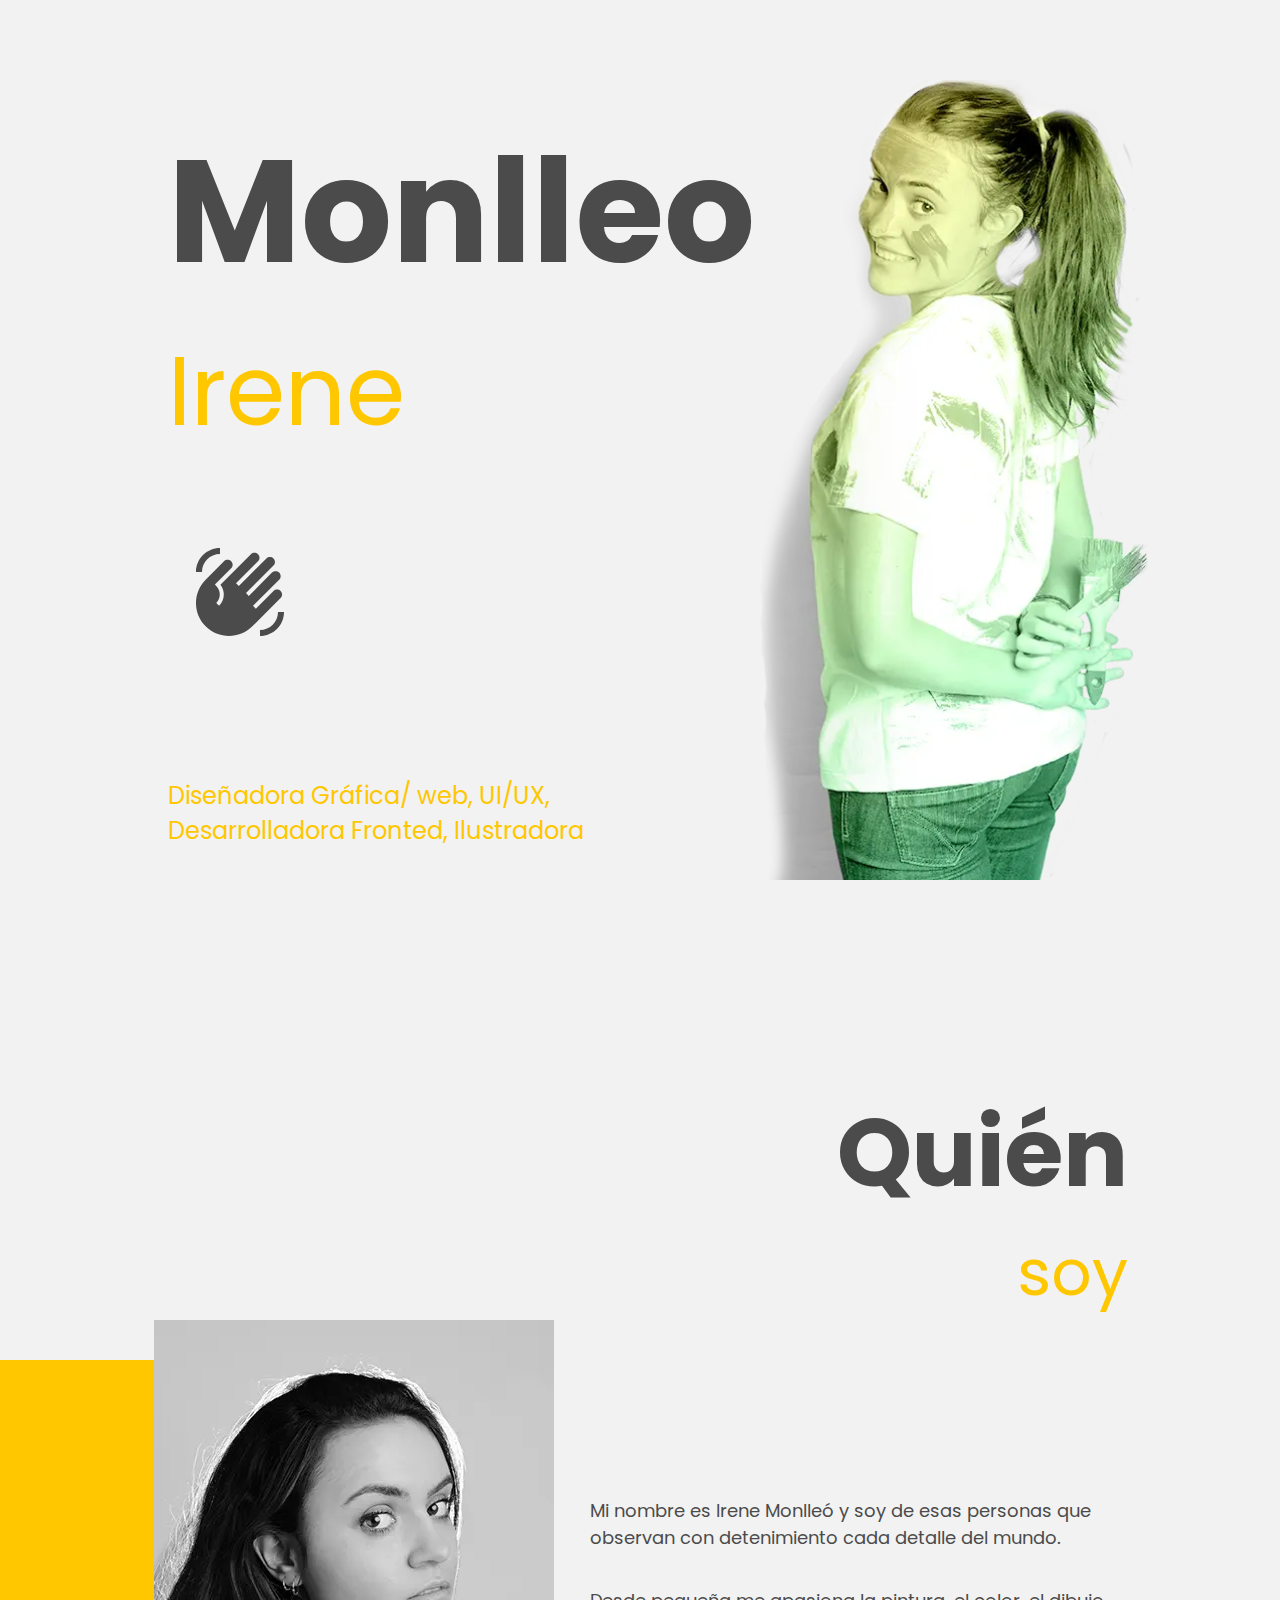
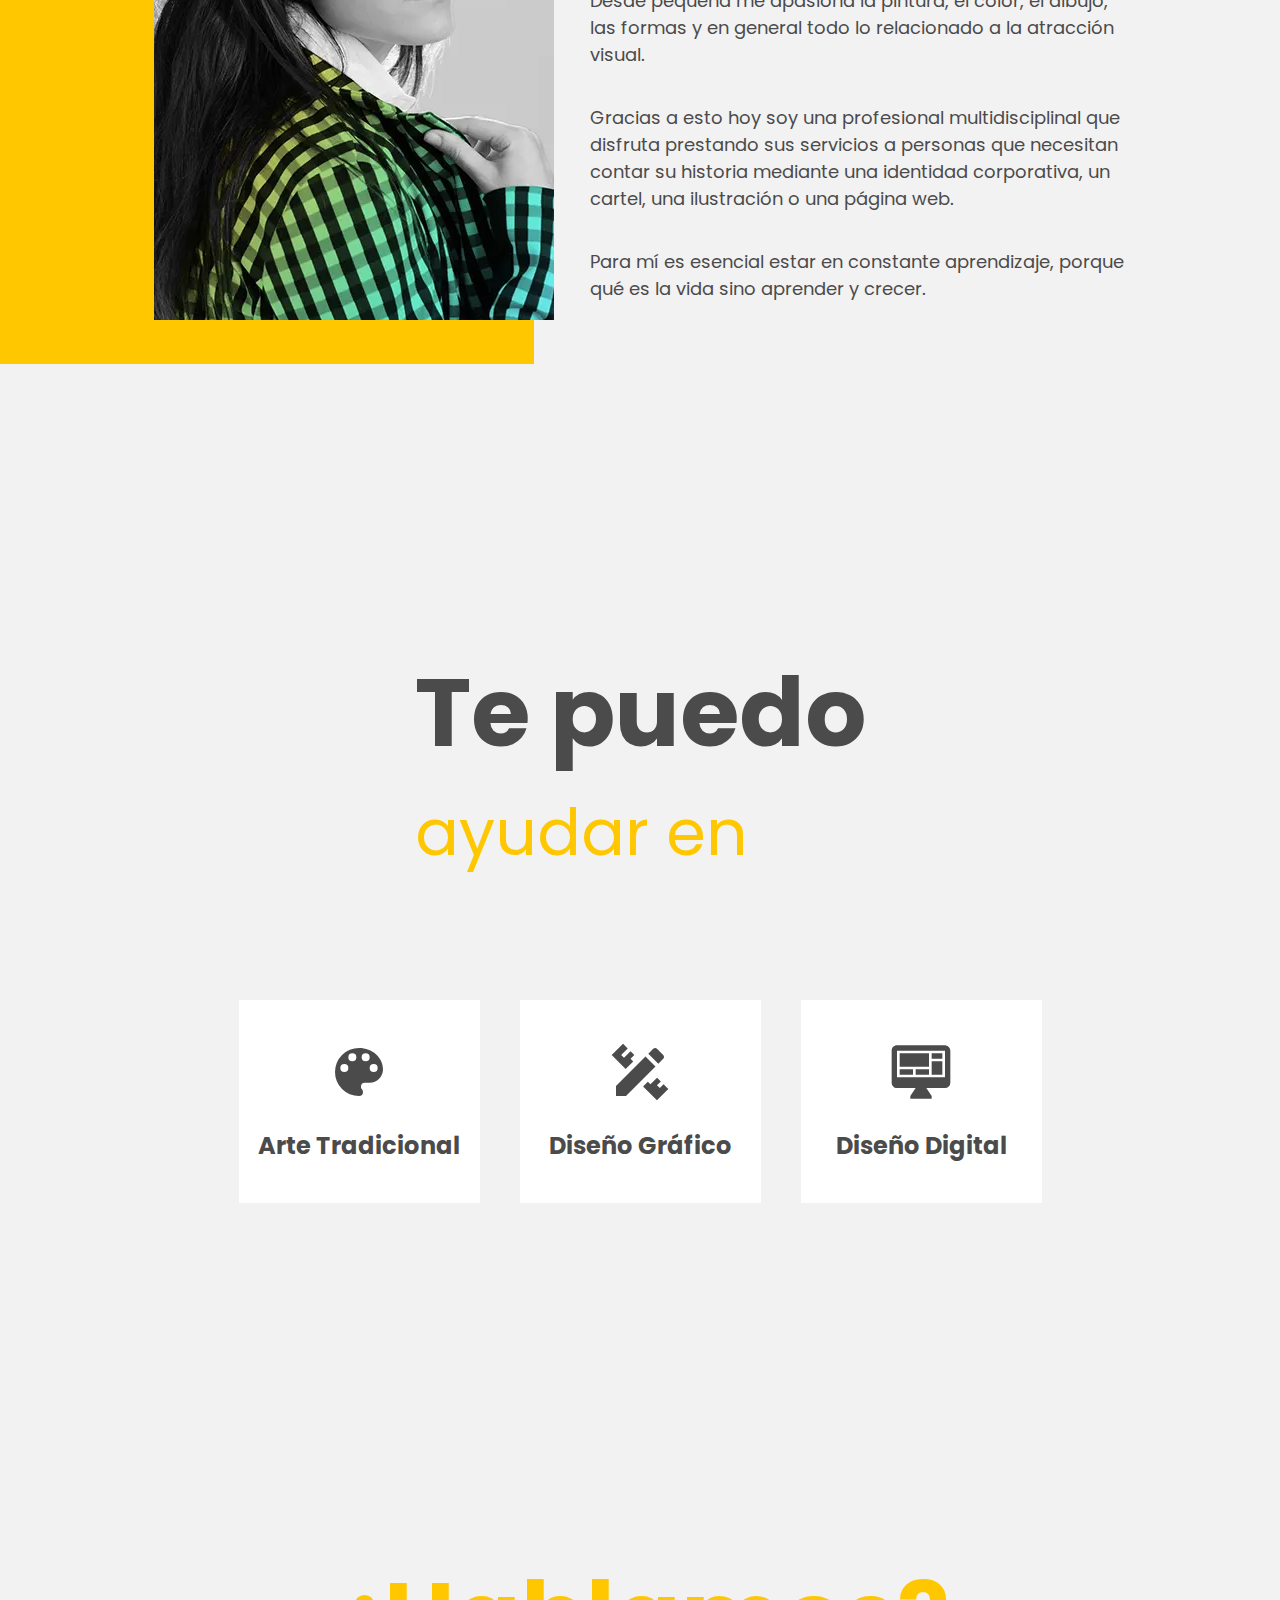
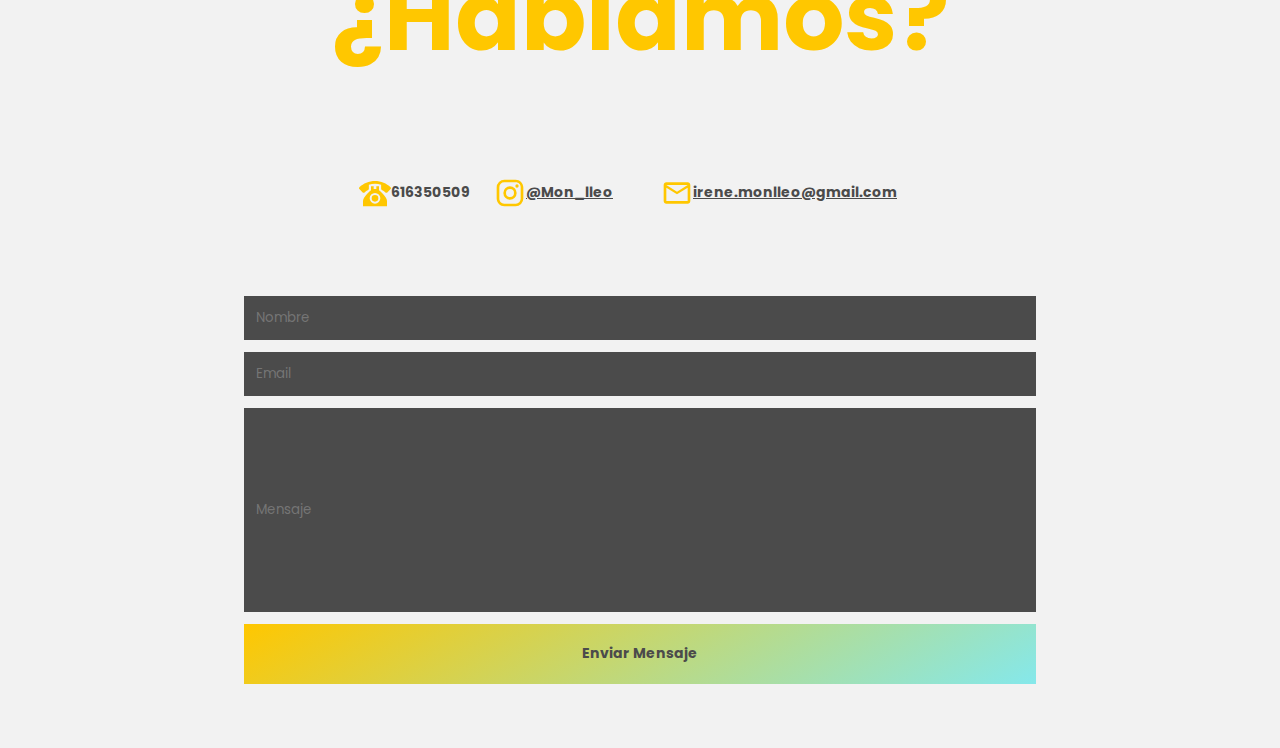
<file: AboutMe/index.html>
<!DOCTYPE html>
<html lang="en">
<head>
    <meta charset="UTF-8">
    <meta http-equiv="X-UA-Compatible" content="IE=edge">
    <meta name="viewport" content="width=device-width, initial-scale=1.0">
    <link rel="stylesheet" href="css/style.css">
    <link rel="preconnect" href="https://fonts.googleapis.com">
    <link rel="preconnect" href="https://fonts.gstatic.com" crossorigin>
    <link href="https://fonts.googleapis.com/css2?family=Poppins:wght@400;700&display=swap" rel="stylesheet">
    <title>Irene Monlleó</title>
</head>

<body>
    <header class="container__header" >
        <div class="text__header">
            <h1>Monlleo</h1>
            
            <h2>Irene</h2>
            <svg class=" hello" viewBox="0 0 24 24">
                <path fill="currentColor" d="M23 17C23 20.31 20.31 23 17 23V21.5C19.5 21.5 21.5 19.5 21.5 17H23M1 7C1 3.69 3.69 1 7 1V2.5C4.5 2.5 2.5 4.5 2.5 7H1M8 4.32L3.41 8.92C.19 12.14 .19 17.37 3.41 20.59S11.86 23.81 15.08 20.59L22.15 13.5C22.64 13.03 22.64 12.24 22.15 11.75C21.66 11.26 20.87 11.26 20.38 11.75L15.96 16.17L15.25 15.46L21.79 8.92C22.28 8.43 22.28 7.64 21.79 7.15S20.5 6.66 20 7.15L14.19 13L13.5 12.27L20.37 5.38C20.86 4.89 20.86 4.1 20.37 3.61S19.09 3.12 18.6 3.61L11.71 10.5L11 9.8L16.5 4.32C17 3.83 17 3.04 16.5 2.55S15.22 2.06 14.73 2.55L7.11 10.17C8.33 11.74 8.22 14 6.78 15.45L6.07 14.74C7.24 13.57 7.24 11.67 6.07 10.5L5.72 10.15L9.79 6.08C10.28 5.59 10.28 4.8 9.79 4.31C9.29 3.83 8.5 3.83 8 4.32Z" />
            </svg>
            
            <h4 class="occupation">Diseñadora Gráfica/ web, UI/UX, 
                <br>Desarrolladora Fronted, Ilustradora</h4>
        </div>
        
        <image class="image__header" src="img/pinceles.webp"alt="photo of Irene">
        
    </header>

  <!---- ABOUT MI ----->
    
    <section class="front-page">
        <h3 class="main-title main-title--right">
            <span class="main-title__bigtext">Quién</span>
            <span class="main-title__smalltext">soy</span>
        </h3>
        <article class="front-page__container">
            <div class="front-page__container--imag">
                <img class="imag__second" src="img/chaquetadegradado.webp">
            </div>  
            <div class="text-aboutme">
                <p>
                    Mi nombre es Irene Monlleó y soy de esas personas que observan con detenimiento cada detalle del mundo. 
                </p>
                <p> 
                    Desde pequeña me apasiona la pintura, el color, el dibujo, las formas y en general todo lo relacionado a la atracción visual. 
                </p>
                <p>
                    Gracias a esto hoy soy una profesional multidisciplinal que disfruta prestando sus servicios a personas que necesitan contar su historia mediante una identidad corporativa, un cartel, una ilustración o una página web.
                </p>
                <p>
                    Para mí es esencial estar en constante aprendizaje, porque qué es la vida sino aprender y crecer.   
                </p>
            </div>
            </article>

    </section>
    
 <!--- SKILL --->

    <section class="skills">
    
        <h3 class="main-title ">
            <span class="main-title__bigtext">Te puedo</span>
             <span class="main-title__smalltext">ayudar en</span>
        </h3>

        <!-------------------------Modal Illustración----------------->
        <div class="skills__container">

            <label for="modal-art" class="open-modal">
                <svg class="icons__open-modal" viewBox="0 0 24 24">
                    <path fill="currentColor" d="M17.5,12A1.5,1.5 0 0,1 16,10.5A1.5,1.5 0 0,1 17.5,9A1.5,1.5 0 0,1 19,10.5A1.5,1.5 0 0,1 17.5,12M14.5,8A1.5,1.5 0 0,1 13,6.5A1.5,1.5 0 0,1 14.5,5A1.5,1.5 0 0,1 16,6.5A1.5,1.5 0 0,1 14.5,8M9.5,8A1.5,1.5 0 0,1 8,6.5A1.5,1.5 0 0,1 9.5,5A1.5,1.5 0 0,1 11,6.5A1.5,1.5 0 0,1 9.5,8M6.5,12A1.5,1.5 0 0,1 5,10.5A1.5,1.5 0 0,1 6.5,9A1.5,1.5 0 0,1 8,10.5A1.5,1.5 0 0,1 6.5,12M12,3A9,9 0 0,0 3,12A9,9 0 0,0 12,21A1.5,1.5 0 0,0 13.5,19.5C13.5,19.11 13.35,18.76 13.11,18.5C12.88,18.23 12.73,17.88 12.73,17.5A1.5,1.5 0 0,1 14.23,16H16A5,5 0 0,0 21,11C21,6.58 16.97,3 12,3Z" />
                 </svg>
                <h5>Arte Tradicional</h5>
            </label>   

            <input type="checkbox" id="modal-art" class="open-modal__input">
            <div aria="dialog">
                <div class="modal__container">
                  <label for="modal-art" class="modal" >X</label>
                  <svg class="icons__modal" viewBox="0 0 24 24">
                       <path fill="currentColor" d="M17.5,12A1.5,1.5 0 0,1 16,10.5A1.5,1.5 0 0,1 17.5,9A1.5,1.5 0 0,1 19,10.5A1.5,1.5 0 0,1 17.5,12M14.5,8A1.5,1.5 0 0,1 13,6.5A1.5,1.5 0 0,1 14.5,5A1.5,1.5 0 0,1 16,6.5A1.5,1.5 0 0,1 14.5,8M9.5,8A1.5,1.5 0 0,1 8,6.5A1.5,1.5 0 0,1 9.5,5A1.5,1.5 0 0,1 11,6.5A1.5,1.5 0 0,1 9.5,8M6.5,12A1.5,1.5 0 0,1 5,10.5A1.5,1.5 0 0,1 6.5,9A1.5,1.5 0 0,1 8,10.5A1.5,1.5 0 0,1 6.5,12M12,3A9,9 0 0,0 3,12A9,9 0 0,0 12,21A1.5,1.5 0 0,0 13.5,19.5C13.5,19.11 13.35,18.76 13.11,18.5C12.88,18.23 12.73,17.88 12.73,17.5A1.5,1.5 0 0,1 14.23,16H16A5,5 0 0,0 21,11C21,6.58 16.97,3 12,3Z" />
                  </svg>
                  <h5 class="modal__title" >Arte Tradicional</h5>
                  <p>Debido a mis estudios en Bellas Artes poseo un variado conocimiento de técnicas tradicionales del mundo artístico, como son la acuarela, el óleo, la encáustica, el grabado, la ilustración…
                  </p>
                  <p>Estas técnicas empleadas debidamente y junto a unos acabados digitales, pueden dotar de personalidad y exclusividad a aquellos proyectos que lo necesiten.
                  </p>
                </div>
            </div>

            <!-------------------------Modal Diseño Grafico---------------->
    
            <label for="modal-grafic" class="open-modal">
                <svg class="icons__open-modal" viewBox="0 0 24 24">
                    <path fill="currentColor" d="M3 17.25V21H6.75L17.81 9.93L14.06 6.18L3 17.25M22.61 18.36L18.36 22.61L13.16 17.41L14.93 15.64L15.93 16.64L18.4 14.16L19.82 15.58L18.36 17L19.42 18L20.84 16.6L22.61 18.36M6.61 10.83L1.39 5.64L5.64 1.39L7.4 3.16L4.93 5.64L6 6.7L8.46 4.22L9.88 5.64L8.46 7.05L9.46 8.05L6.61 10.83M20.71 7C21.1 6.61 21.1 6 20.71 5.59L18.37 3.29C18 2.9 17.35 2.9 16.96 3.29L15.12 5.12L18.87 8.87L20.71 7Z" />
                </svg>
                <h5>Diseño Gráfico</h5>    
            </label>
    
            <input type="checkbox" id="modal-grafic" class="open-modal__input">
            <div aria="dialog">
                <div class="modal__container">
                    <label for="modal-grafic" class="modal">X</label>
                    <svg class="icons__modal" viewBox="0 0 24 24">
                        <path fill="currentColor" d="M3 17.25V21H6.75L17.81 9.93L14.06 6.18L3 17.25M22.61 18.36L18.36 22.61L13.16 17.41L14.93 15.64L15.93 16.64L18.4 14.16L19.82 15.58L18.36 17L19.42 18L20.84 16.6L22.61 18.36M6.61 10.83L1.39 5.64L5.64 1.39L7.4 3.16L4.93 5.64L6 6.7L8.46 4.22L9.88 5.64L8.46 7.05L9.46 8.05L6.61 10.83M20.71 7C21.1 6.61 21.1 6 20.71 5.59L18.37 3.29C18 2.9 17.35 2.9 16.96 3.29L15.12 5.12L18.87 8.87L20.71 7Z" />
                    </svg>
                    <h5 class="modal__title">Diseño Gráfico</h5>
                    <p>Como ya he mencionado anteriormente para mí es un honor poder ayudar a aquellos que necesitan contar su historia y ver representados sus valores a través de una identidad corporativa, un cartel publicitario, una presentación o un catálogo. Formar parte de algo tan importante de una marca como es su identidad es lo que hace que me encante mi trabajo y me sienta más unida y en sintonía con mis clientes.
                    </p>
                </div>
            </div>
    
            <!--------------------------Modal Diseño web-------------------->
     
            <label for="modal-web" class="open-modal">
                <svg class="icons__open-modal" viewBox="0 0 24 24">
                    <path fill="currentColor" d="M21,14V4H3V14H21M21,2A2,2 0 0,1 23,4V16A2,2 0 0,1 21,18H14L16,21V22H8V21L10,18H3C1.89,18 1,17.1 1,16V4C1,2.89 1.89,2 3,2H21M4,5H15V10H4V5M16,5H20V7H16V5M20,8V13H16V8H20M4,11H9V13H4V11M10,11H15V13H10V11Z" />
                </svg>
                <h5>Diseño Digital</h5>
            </label>
      
            <input type="checkbox" id="modal-web" class="open-modal__input">
                <div aria="dialog">
                    <div class="modal__container">
                        <label for="modal-web" class="modal">X</label>
                        <svg class="icons__modal" viewBox="0 0 24 24">
                            <path fill="currentColor" d="M21,14V4H3V14H21M21,2A2,2 0 0,1 23,4V16A2,2 0 0,1 21,18H14L16,21V22H8V21L10,18H3C1.89,18 1,17.1 1,16V4C1,2.89 1.89,2 3,2H21M4,5H15V10H4V5M16,5H20V7H16V5M20,8V13H16V8H20M4,11H9V13H4V11M10,11H15V13H10V11Z" />
                        </svg>
                        <h5 class="modal__title">Diseño Digital</h5>
                        <p>Gracias a mis conocimientos como UX/UI y SEO/SEM mis diseños de páginas web tiene como finalidad simplificar y mejorar la experiencia de usuario, así como ofrecer un buen posicionamiento para captar nuevos clientes.
                        </p>
                        <p> A estos conocimientos debemos añadir el dominio del lenguaje de programación HTML5, CSS3 y JavaScript lo que me permite diseñar sitios web desde cero totalmente responsive adaptándose a cualquier dispositivo.
                        </p>
                    </div>
                </div>
        </div>
    </section>
    <!------------------------------ CONTACT --------------------------->

    <section class="contact">
        <h3 class="main-title ">
            <span class="main-title__bigtext color-main">¿Hablamos?</span>
        </h3>
        <div class="icons__contact-container space-margin-verybig">
            <div class="icons__contact-small">
                <div class="icons__contact">
                    <svg  class="icons" viewBox="0 0 24 24">
                         <path fill="currentColor" d="M12,3C7.46,3 3.34,4.78 0.29,7.67C0.11,7.85 0,8.1 0,8.38C0,8.66 0.11,8.91 0.29,9.09L2.77,11.57C2.95,11.75 3.2,11.86 3.5,11.86C3.75,11.86 4,11.75 4.18,11.58C4.97,10.84 5.87,10.22 6.84,9.73C7.17,9.57 7.4,9.23 7.4,8.83V5.73C8.85,5.25 10.39,5 12,5C13.59,5 15.14,5.25 16.59,5.72V8.82C16.59,9.21 16.82,9.56 17.15,9.72C18.13,10.21 19,10.84 19.82,11.57C20,11.75 20.25,11.85 20.5,11.85C20.8,11.85 21.05,11.74 21.23,11.56L23.71,9.08C23.89,8.9 24,8.65 24,8.37C24,8.09 23.88,7.85 23.7,7.67C20.65,4.78 16.53,3 12,3M9,7V10C9,10 3,15 3,18V22H21V18C21,15 15,10 15,10V7H13V9H11V7H9M12,12A4,4 0 0,1 16,16A4,4 0 0,1 12,20A4,4 0 0,1 8,16A4,4 0 0,1 12,12M12,13.5A2.5,2.5 0 0,0 9.5,16A2.5,2.5 0 0,0 12,18.5A2.5,2.5 0 0,0 14.5,16A2.5,2.5 0 0,0 12,13.5Z" />
                    </svg>
                    <h6>616350509</h6>
                </div>
                <div class="icons__contact">
                    <svg class="icons"  viewBox="0 0 24 24">
                         <path fill="currentColor" d="M7.8,2H16.2C19.4,2 22,4.6 22,7.8V16.2A5.8,5.8 0 0,1 16.2,22H7.8C4.6,22 2,19.4 2,16.2V7.8A5.8,5.8 0 0,1 7.8,2M7.6,4A3.6,3.6 0 0,0 4,7.6V16.4C4,18.39 5.61,20 7.6,20H16.4A3.6,3.6 0 0,0 20,16.4V7.6C20,5.61 18.39,4 16.4,4H7.6M17.25,5.5A1.25,1.25 0 0,1 18.5,6.75A1.25,1.25 0 0,1 17.25,8A1.25,1.25 0 0,1 16,6.75A1.25,1.25 0 0,1 17.25,5.5M12,7A5,5 0 0,1 17,12A5,5 0 0,1 12,17A5,5 0 0,1 7,12A5,5 0 0,1 12,7M12,9A3,3 0 0,0 9,12A3,3 0 0,0 12,15A3,3 0 0,0 15,12A3,3 0 0,0 12,9Z" />
                    </svg>
                    <a href="https://www.instagram.com/mon_lleo/">@Mon_lleo</a>
                </div>
            </div>
   
            <div class="icons__contact space-margin-medium">
                <svg class="icons"  viewBox="0 0 24 24">
                     <path fill="currentColor" d="M22 6C22 4.9 21.1 4 20 4H4C2.9 4 2 4.9 2 6V18C2 19.1 2.9 20 4 20H20C21.1 20 22 19.1 22 18V6M20 6L12 11L4 6H20M20 18H4V8L12 13L20 8V18Z" />
                </svg>
                <a href="mailto:irene.monlleo@gmail.com" target="_blank">irene.monlleo@gmail.com</a>
            </div>
        </div>    
        <form>
            <label for="Name"> </label>
            <input class="input-small" type="text" id="Name" placeholder="Nombre">    

            <label for="Email"> </label>
            <input class="input-small" type="Email" id="Email"placeholder="Email">

            <label  for="Message" > </label>
            <input class="message" type="text" id="Message" placeholder="Mensaje">

            <input type="submit" value="Enviar Mensaje">   
        </form>
    </section>
    
</body>
</html>
</file>
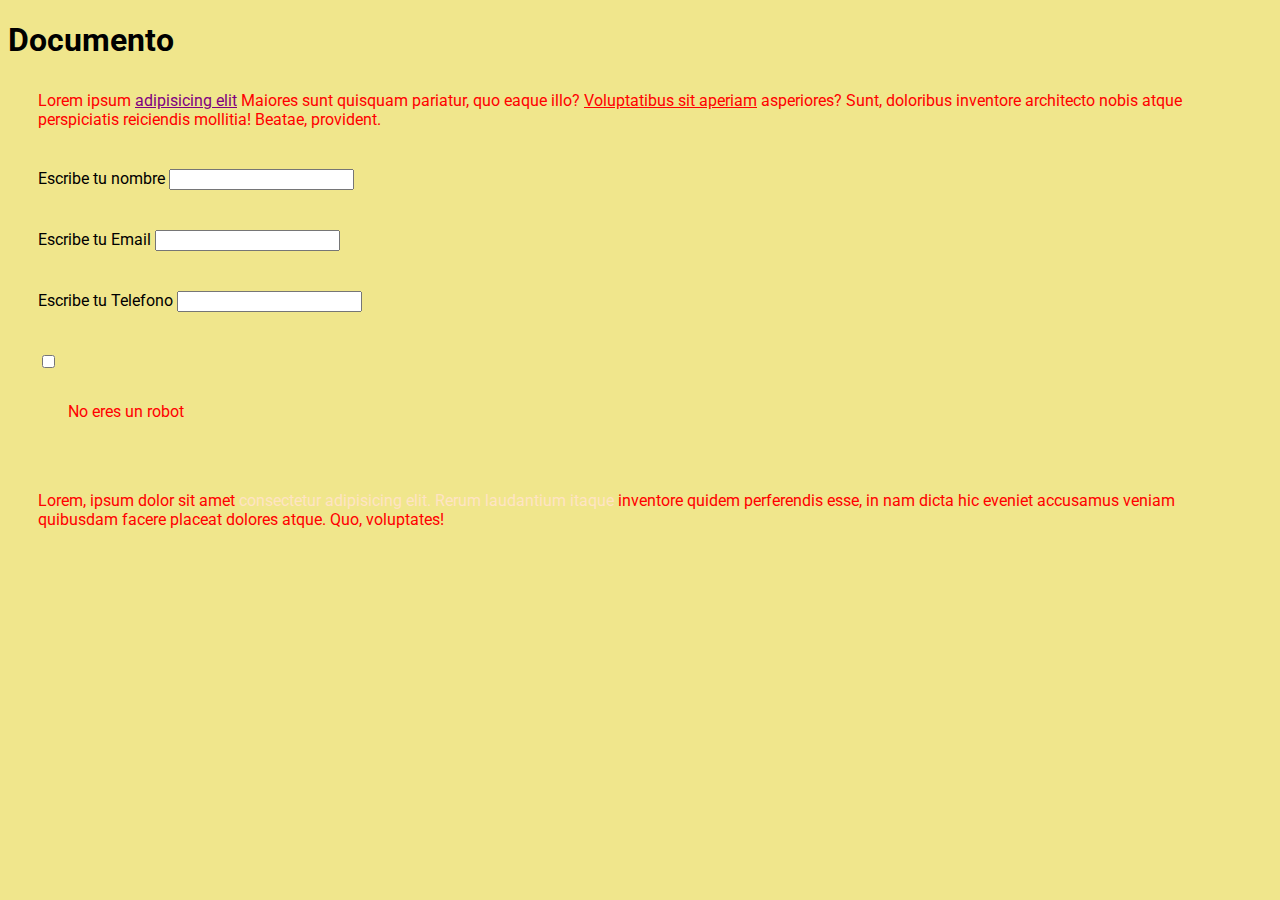
<file: selectores/index.html>
<!DOCTYPE html>
<html lang="en">

<head>
    <meta charset="UTF-8">
    <meta http-equiv="X-UA-Compatible" content="IE=edge">
    <meta name="viewport" content="width=device-width, initial-scale=1.0">
    <link rel="stylesheet" href="../selectores/css/style.css">
    <link rel="preconnect" href="https://fonts.googleapis.com">
    <link rel="preconnect" href="https://fonts.gstatic.com" crossorigin>
    <link href="https://fonts.googleapis.com/css2?family=Roboto:wght@300&display=swap" rel="stylesheet">
    <link rel="preconnect" href="https://fonts.googleapis.com">
    <link rel="preconnect" href="https://fonts.gstatic.com" crossorigin>
    <link href="https://fonts.googleapis.com/css2?family=Roboto:wght@300;700&display=swap" rel="stylesheet">
    <title>Document</title>

</head>
<body>
    <h1>
        Documento
    </h1>
    <p> Lorem ipsum <a href="">adipisicing elit</a>  Maiores sunt quisquam pariatur, quo eaque illo? 
        <a href="" class="pagweb">Voluptatibus sit aperiam</a> asperiores? Sunt, doloribus inventore architecto nobis atque perspiciatis reiciendis mollitia! Beatae, provident.
    </p>
    <div>
        <label for="name" id="">Escribe tu nombre</label>
        <input type="text" id="name">
    </div>
    
    <div>
        <label for="email" id="">Escribe tu Email</label>
        <input type="email" name="" id="email">
    </div>
    <div>
        <label for="tl" id="">Escribe tu Telefono</label>
        <input type="tel" name="" id="tl">
    </div>
    <div>
        <label for="checkbox" id=""></label>
        <input type="checkbox" name="" id="checkbox">
        <p>No eres un robot</p>
    </div>
    <p class="parrafo">Lorem, ipsum dolor sit amet <span class="color" id="a" style="color: bisque" >consectetur adipisicing elit. Rerum laudantium itaque </span> inventore quidem perferendis esse, in nam dicta hic eveniet accusamus veniam quibusdam facere placeat dolores atque. Quo, voluptates!</p>
    
    
    
</body>
</file>
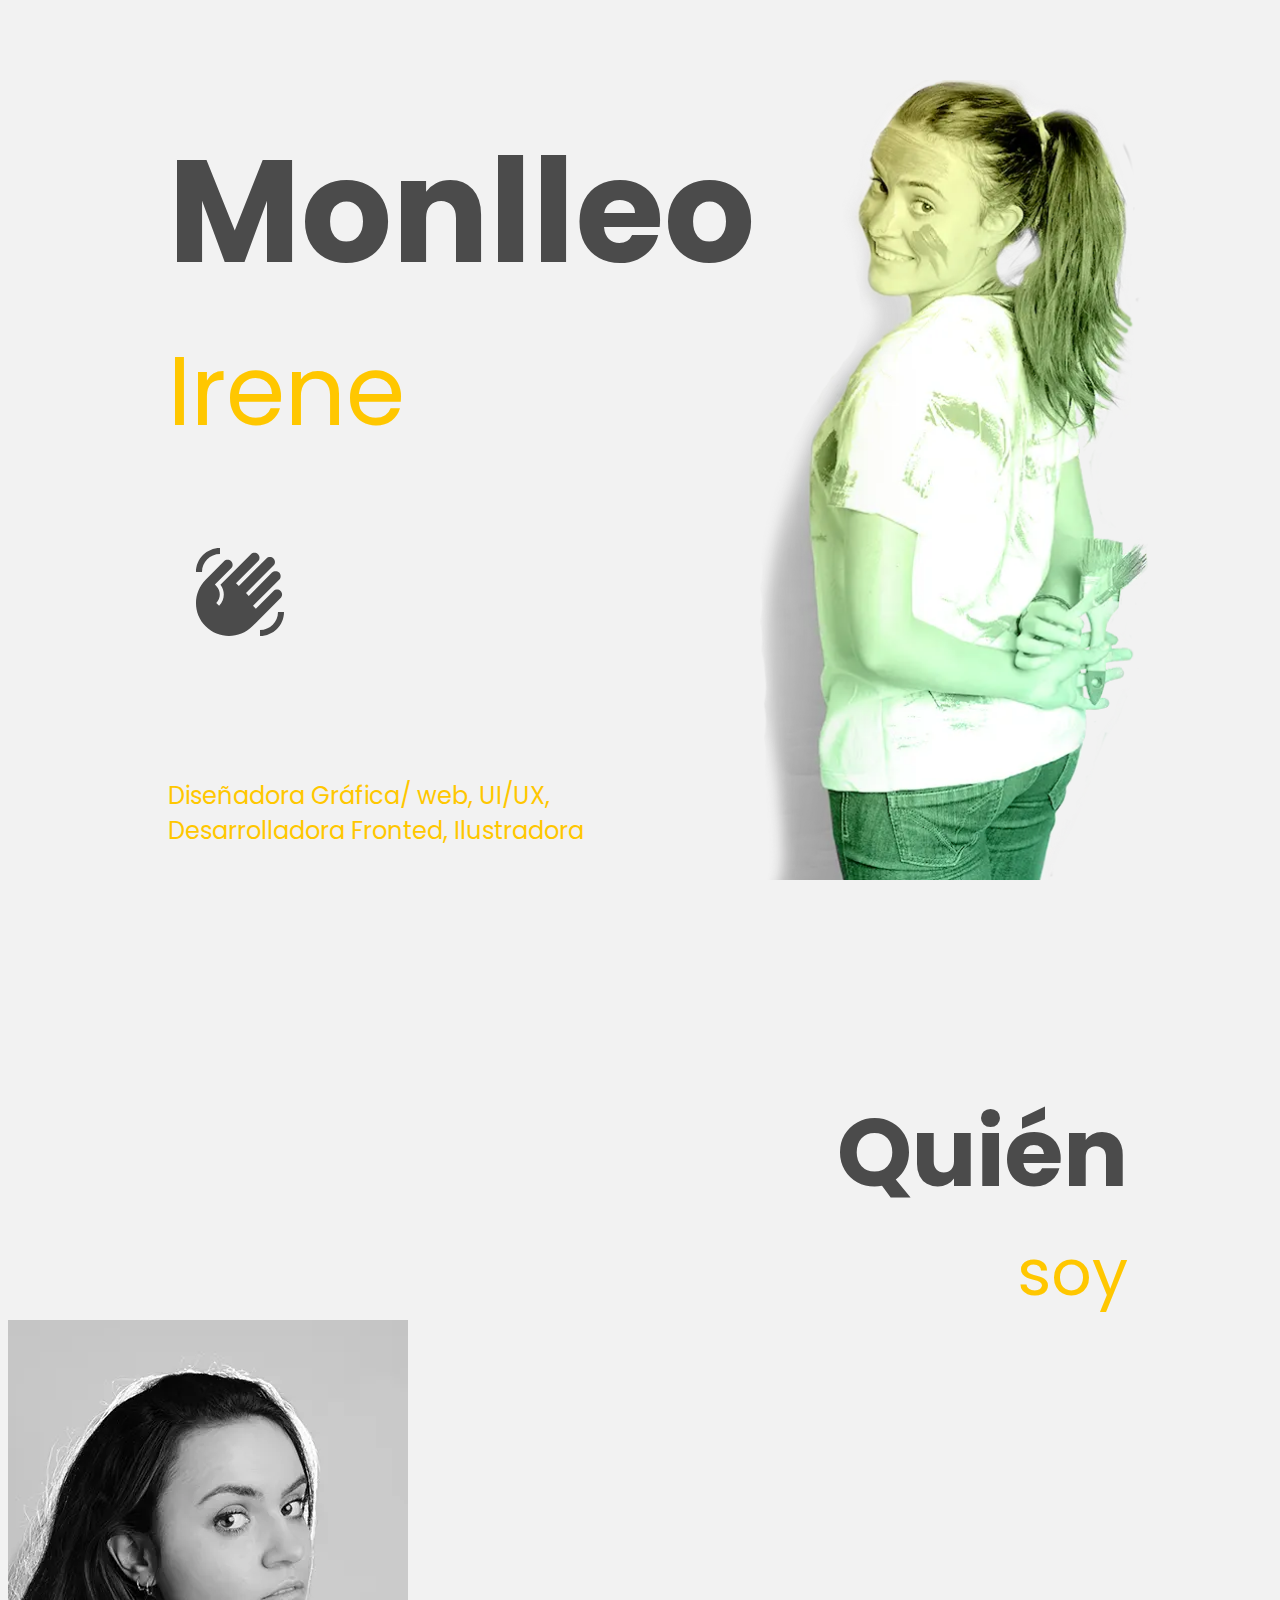
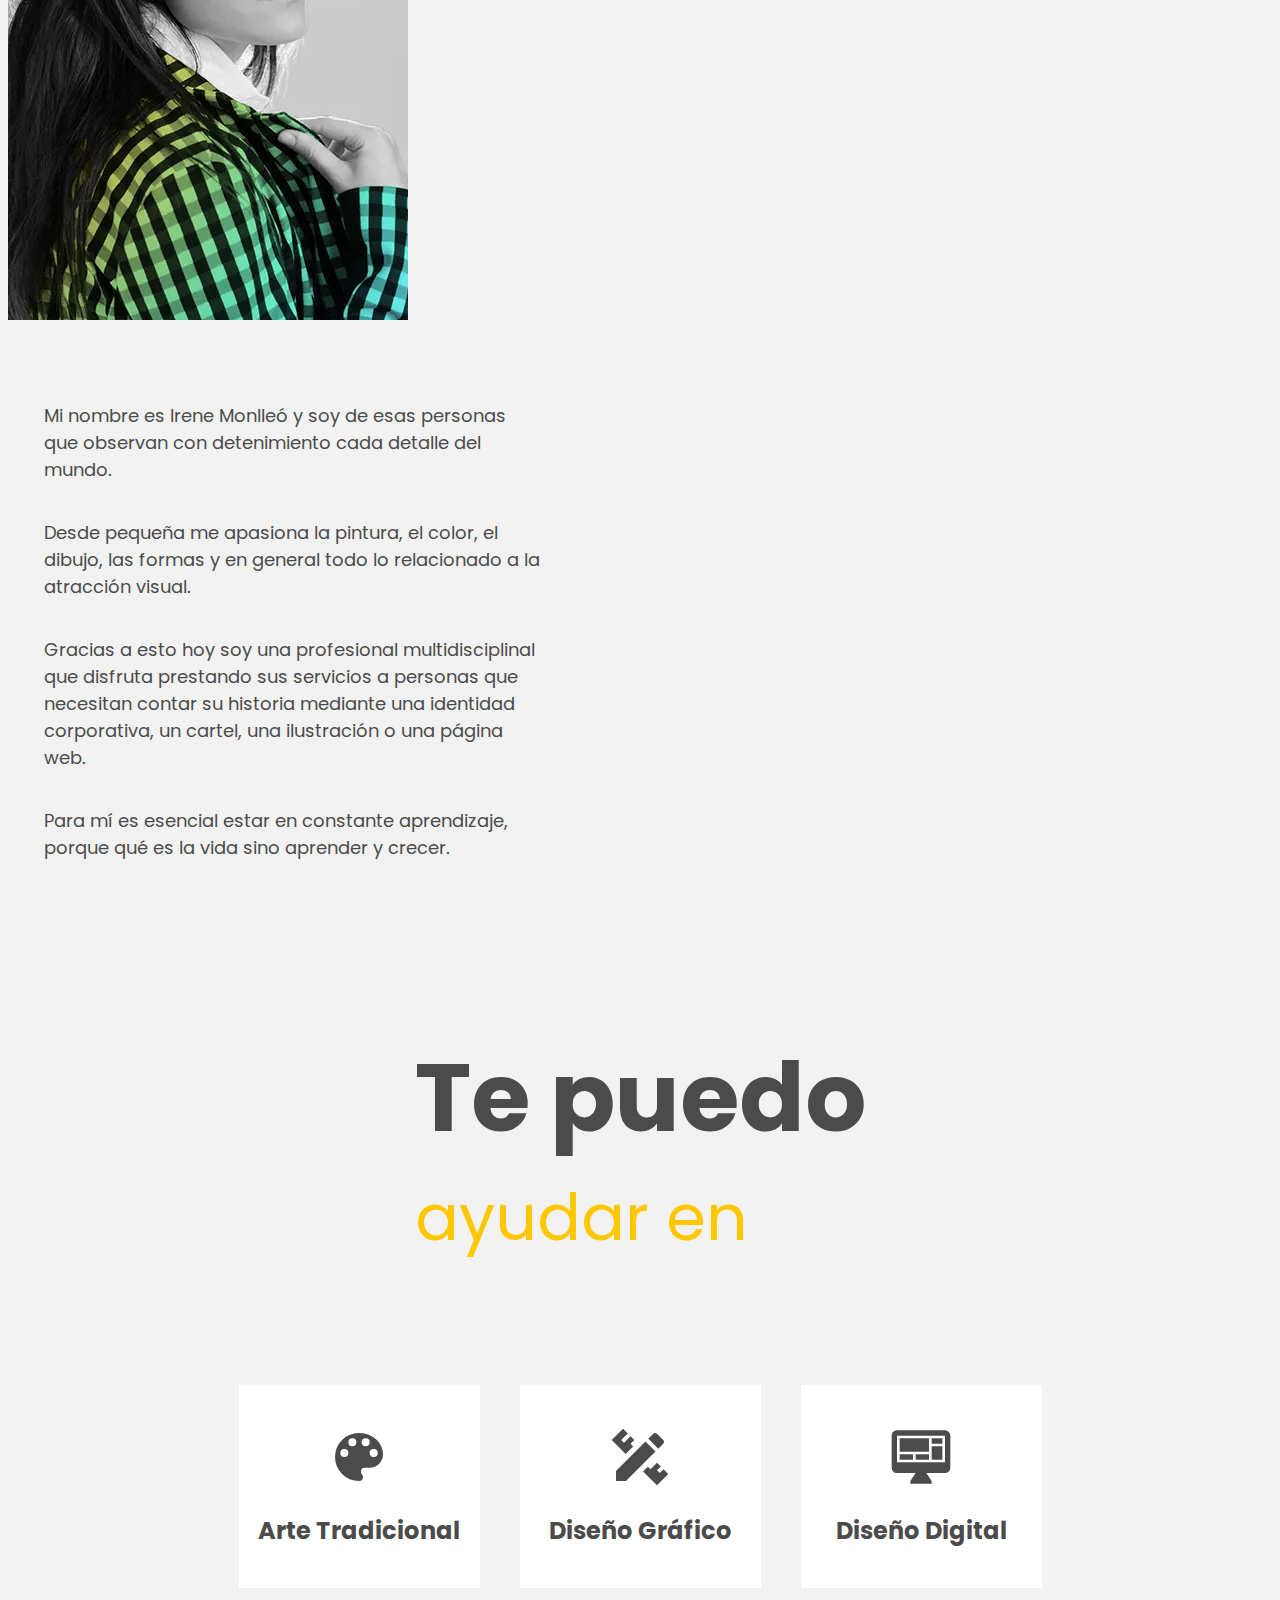
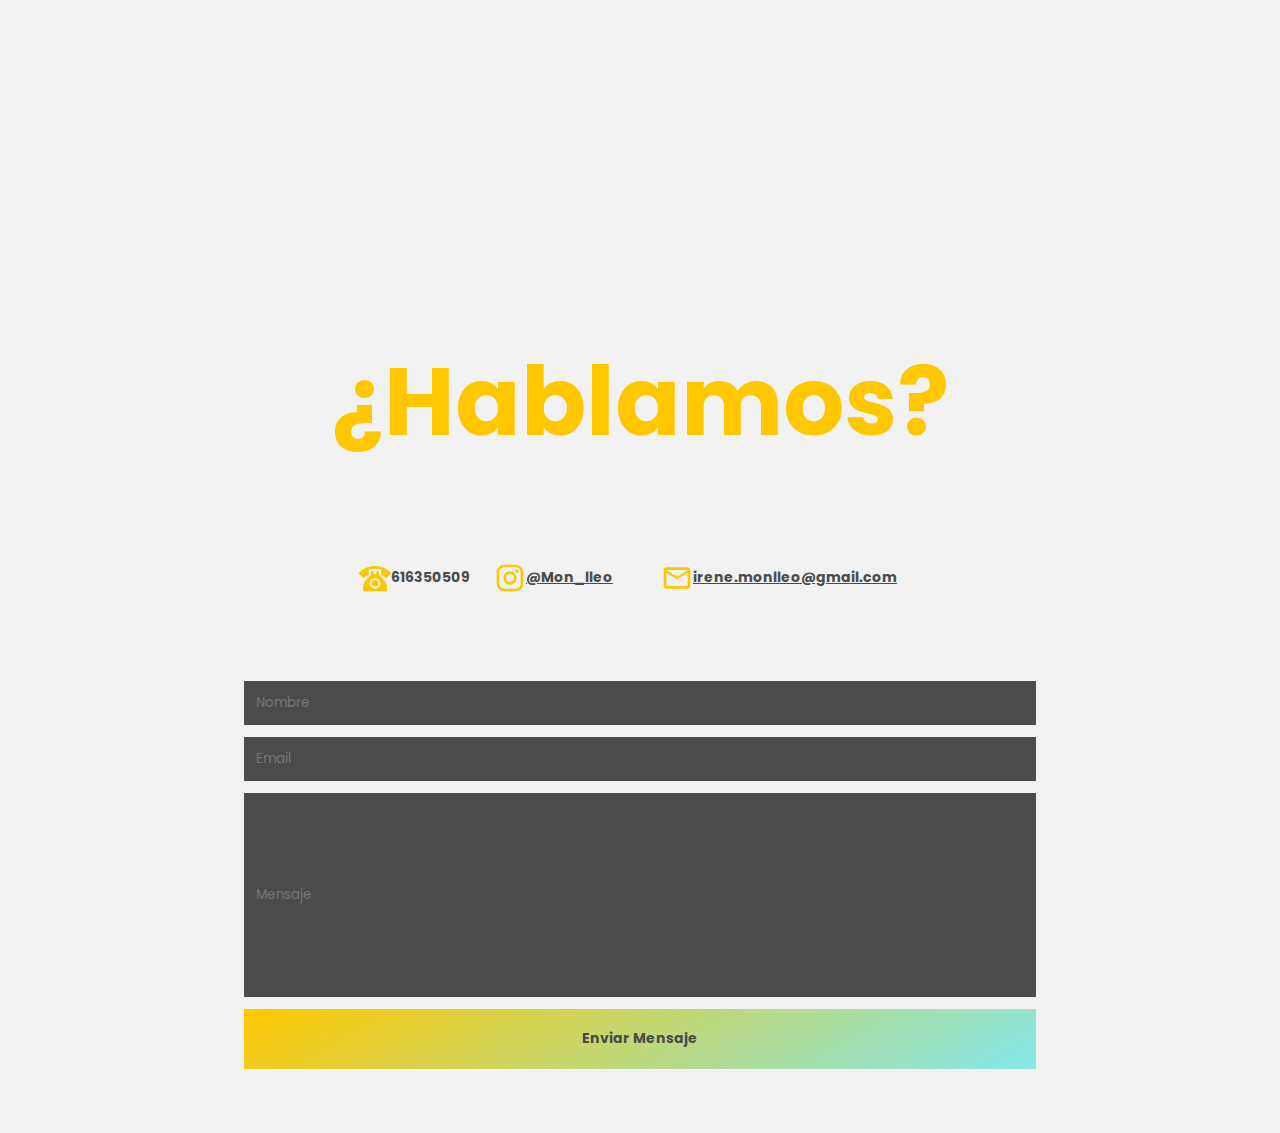
<file: AboutMe/abotme.html>
<!DOCTYPE html>
<html lang="en">
<head>
    <meta charset="UTF-8">
    <meta http-equiv="X-UA-Compatible" content="IE=edge">
    <meta name="viewport" content="width=device-width, initial-scale=1.0">
    <link rel="stylesheet" href="css/style.css">
    <link rel="preconnect" href="https://fonts.googleapis.com">
    <link rel="preconnect" href="https://fonts.gstatic.com" crossorigin>
    <link href="https://fonts.googleapis.com/css2?family=Poppins:wght@400;700&display=swap" rel="stylesheet">
    <title>Document</title>
</head>

<body>
    <header class="container__header" >
        <div class="text__header">
            <h1>Monlleo</h1>
            
            <h2>Irene</h2>
            <svg class=" hello" viewBox="0 0 24 24">
                <path fill="currentColor" d="M23 17C23 20.31 20.31 23 17 23V21.5C19.5 21.5 21.5 19.5 21.5 17H23M1 7C1 3.69 3.69 1 7 1V2.5C4.5 2.5 2.5 4.5 2.5 7H1M8 4.32L3.41 8.92C.19 12.14 .19 17.37 3.41 20.59S11.86 23.81 15.08 20.59L22.15 13.5C22.64 13.03 22.64 12.24 22.15 11.75C21.66 11.26 20.87 11.26 20.38 11.75L15.96 16.17L15.25 15.46L21.79 8.92C22.28 8.43 22.28 7.64 21.79 7.15S20.5 6.66 20 7.15L14.19 13L13.5 12.27L20.37 5.38C20.86 4.89 20.86 4.1 20.37 3.61S19.09 3.12 18.6 3.61L11.71 10.5L11 9.8L16.5 4.32C17 3.83 17 3.04 16.5 2.55S15.22 2.06 14.73 2.55L7.11 10.17C8.33 11.74 8.22 14 6.78 15.45L6.07 14.74C7.24 13.57 7.24 11.67 6.07 10.5L5.72 10.15L9.79 6.08C10.28 5.59 10.28 4.8 9.79 4.31C9.29 3.83 8.5 3.83 8 4.32Z" />
            </svg>
            
            <h4 class="occupation">Diseñadora Gráfica/ web, UI/UX, 
                <br>Desarrolladora Fronted, Ilustradora</h4>
        </div>

        <image class="image__header" src="img/pinceles.webp">
        
    </header>

  <!---- ABOUT MI ----->
    
    <section class="front-page">
        <h3 class="main-title main-title--right">
            <span class="main-title__bigtext">Quién</span>
            <span class="main-title__smalltext">soy</span>
        </h3>
        <div class="second-image"> 
            <img class="imag__front-pag" src="img/chaquetadegradado.webp">
                
                <article class="text-aboutme">
                    <p>
                        Mi nombre es Irene Monlleó y soy de esas personas que observan con detenimiento cada detalle del mundo. 
                    </p>
                    
                    <p> 
                        Desde pequeña me apasiona la pintura, el color, el dibujo, las formas y en general todo lo relacionado a la atracción visual. 
                    </p>
        
                    <p>
                        Gracias a esto hoy soy una profesional multidisciplinal que disfruta prestando sus servicios a personas que necesitan contar su historia mediante una identidad corporativa, un cartel, una ilustración o una página web.
                    </p>
        
                    <p>
                        Para mí es esencial estar en constante aprendizaje, porque qué es la vida sino aprender y crecer.   
                    </p>
                </article>
        </div>

    </section>
    
 <!--- SKILL --->

    <section class="skills">
    
        <h3 class="main-title ">
            <span class="main-title__bigtext">Te puedo</span>
             <span class="main-title__smalltext">ayudar en</span>
        </h3>

        <!-------------------------Modal Illustración----------------->
        <div class="skills__container">

            <label for="modal-art" class="open-modal">
                <svg class="icons__open-modal" viewBox="0 0 24 24">
                    <path fill="currentColor" d="M17.5,12A1.5,1.5 0 0,1 16,10.5A1.5,1.5 0 0,1 17.5,9A1.5,1.5 0 0,1 19,10.5A1.5,1.5 0 0,1 17.5,12M14.5,8A1.5,1.5 0 0,1 13,6.5A1.5,1.5 0 0,1 14.5,5A1.5,1.5 0 0,1 16,6.5A1.5,1.5 0 0,1 14.5,8M9.5,8A1.5,1.5 0 0,1 8,6.5A1.5,1.5 0 0,1 9.5,5A1.5,1.5 0 0,1 11,6.5A1.5,1.5 0 0,1 9.5,8M6.5,12A1.5,1.5 0 0,1 5,10.5A1.5,1.5 0 0,1 6.5,9A1.5,1.5 0 0,1 8,10.5A1.5,1.5 0 0,1 6.5,12M12,3A9,9 0 0,0 3,12A9,9 0 0,0 12,21A1.5,1.5 0 0,0 13.5,19.5C13.5,19.11 13.35,18.76 13.11,18.5C12.88,18.23 12.73,17.88 12.73,17.5A1.5,1.5 0 0,1 14.23,16H16A5,5 0 0,0 21,11C21,6.58 16.97,3 12,3Z" />
                 </svg>
                <h5>Arte Tradicional</h5>
            </label>   

            <input type="checkbox" id="modal-art" class="open-modal__input">
            <div aria="dialog">
                <div class="modal__container">
                  <label for="modal-art" class="modal" >X</label>
                  <svg class="icons__modal" viewBox="0 0 24 24">
                       <path fill="currentColor" d="M17.5,12A1.5,1.5 0 0,1 16,10.5A1.5,1.5 0 0,1 17.5,9A1.5,1.5 0 0,1 19,10.5A1.5,1.5 0 0,1 17.5,12M14.5,8A1.5,1.5 0 0,1 13,6.5A1.5,1.5 0 0,1 14.5,5A1.5,1.5 0 0,1 16,6.5A1.5,1.5 0 0,1 14.5,8M9.5,8A1.5,1.5 0 0,1 8,6.5A1.5,1.5 0 0,1 9.5,5A1.5,1.5 0 0,1 11,6.5A1.5,1.5 0 0,1 9.5,8M6.5,12A1.5,1.5 0 0,1 5,10.5A1.5,1.5 0 0,1 6.5,9A1.5,1.5 0 0,1 8,10.5A1.5,1.5 0 0,1 6.5,12M12,3A9,9 0 0,0 3,12A9,9 0 0,0 12,21A1.5,1.5 0 0,0 13.5,19.5C13.5,19.11 13.35,18.76 13.11,18.5C12.88,18.23 12.73,17.88 12.73,17.5A1.5,1.5 0 0,1 14.23,16H16A5,5 0 0,0 21,11C21,6.58 16.97,3 12,3Z" />
                  </svg>
                  <h5 class="modal__title" >Arte Tradicional</h5>
                  <p>Debido a mis estudios en Bellas Artes poseo un variado conocimiento de técnicas tradicionales del mundo artístico, como son la acuarela, el óleo, la encáustica, el grabado, la ilustración…
                  </p>
                  <p>Estas técnicas empleadas debidamente y junto a unos acabados digitales, pueden dotar de personalidad y exclusividad a aquellos proyectos que lo necesiten.
                  </p>
                </div>
            </div>

            <!-------------------------Modal Diseño Grafico---------------->
    
            <label for="modal-grafic" class="open-modal">
                <svg class="icons__open-modal" viewBox="0 0 24 24">
                    <path fill="currentColor" d="M3 17.25V21H6.75L17.81 9.93L14.06 6.18L3 17.25M22.61 18.36L18.36 22.61L13.16 17.41L14.93 15.64L15.93 16.64L18.4 14.16L19.82 15.58L18.36 17L19.42 18L20.84 16.6L22.61 18.36M6.61 10.83L1.39 5.64L5.64 1.39L7.4 3.16L4.93 5.64L6 6.7L8.46 4.22L9.88 5.64L8.46 7.05L9.46 8.05L6.61 10.83M20.71 7C21.1 6.61 21.1 6 20.71 5.59L18.37 3.29C18 2.9 17.35 2.9 16.96 3.29L15.12 5.12L18.87 8.87L20.71 7Z" />
                </svg>
                <h5>Diseño Gráfico</h5>    
            </label>
    
            <input type="checkbox" id="modal-grafic" class="open-modal__input">
            <div aria="dialog">
                <div class="modal__container">
                    <label for="modal-grafic" class="modal">X</label>
                    <svg class="icons__modal" viewBox="0 0 24 24">
                        <path fill="currentColor" d="M3 17.25V21H6.75L17.81 9.93L14.06 6.18L3 17.25M22.61 18.36L18.36 22.61L13.16 17.41L14.93 15.64L15.93 16.64L18.4 14.16L19.82 15.58L18.36 17L19.42 18L20.84 16.6L22.61 18.36M6.61 10.83L1.39 5.64L5.64 1.39L7.4 3.16L4.93 5.64L6 6.7L8.46 4.22L9.88 5.64L8.46 7.05L9.46 8.05L6.61 10.83M20.71 7C21.1 6.61 21.1 6 20.71 5.59L18.37 3.29C18 2.9 17.35 2.9 16.96 3.29L15.12 5.12L18.87 8.87L20.71 7Z" />
                    </svg>
                    <h5 class="modal__title">Diseño Gráfico</h5>
                    <p>Como ya he mencionado anteriormente para mí es un honor poder ayudar a aquellos que necesitan contar su historia y ver representados sus valores a través de una identidad corporativa, un cartel publicitario, una presentación o un catálogo. Formar parte de algo tan importante de una marca como es su identidad es lo que hace que me encante mi trabajo y me sienta más unida y en sintonía con mis clientes.
                    </p>
                </div>
            </div>
    
            <!--------------------------Modal Diseño web-------------------->
     
            <label for="modal-web" class="open-modal">
                <svg class="icons__open-modal" viewBox="0 0 24 24">
                    <path fill="currentColor" d="M21,14V4H3V14H21M21,2A2,2 0 0,1 23,4V16A2,2 0 0,1 21,18H14L16,21V22H8V21L10,18H3C1.89,18 1,17.1 1,16V4C1,2.89 1.89,2 3,2H21M4,5H15V10H4V5M16,5H20V7H16V5M20,8V13H16V8H20M4,11H9V13H4V11M10,11H15V13H10V11Z" />
                </svg>
                <h5>Diseño Digital</h5>
            </label>
      
            <input type="checkbox" id="modal-web" class="open-modal__input">
                <div aria="dialog">
                    <div class="modal__container">
                        <label for="modal-web" class="modal">X</label>
                        <svg class="icons__modal" viewBox="0 0 24 24">
                            <path fill="currentColor" d="M21,14V4H3V14H21M21,2A2,2 0 0,1 23,4V16A2,2 0 0,1 21,18H14L16,21V22H8V21L10,18H3C1.89,18 1,17.1 1,16V4C1,2.89 1.89,2 3,2H21M4,5H15V10H4V5M16,5H20V7H16V5M20,8V13H16V8H20M4,11H9V13H4V11M10,11H15V13H10V11Z" />
                        </svg>
                        <h5 class="modal__title">Diseño Digital</h5>
                        <p>Gracias a mis conocimientos como UX/UI y SEO/SEM mis diseños de páginas web tiene como finalidad simplificar y mejorar la experiencia de usuario, así como ofrecer un buen posicionamiento para captar nuevos clientes.
                        </p>
                        <p> A estos conocimientos debemos añadir el dominio del lenguaje de programación HTML5, CSS3 y JavaScript lo que me permite diseñar sitios web desde cero totalmente responsive adaptándose a cualquier dispositivo.
                        </p>
                    </div>
                </div>
        </div>
    </section>
    <!------------------------------ CONTACT --------------------------->

    <section class="contact">
        <h3 class="main-title ">
            <span class="main-title__bigtext color-main">¿Hablamos?</span>
        </h3>
        <div class="icons__contact-container space-margin-verybig">
            <div class="icons__contact-small">
                <div class="icons__contact">
                    <svg  class="icons" viewBox="0 0 24 24">
                         <path fill="currentColor" d="M12,3C7.46,3 3.34,4.78 0.29,7.67C0.11,7.85 0,8.1 0,8.38C0,8.66 0.11,8.91 0.29,9.09L2.77,11.57C2.95,11.75 3.2,11.86 3.5,11.86C3.75,11.86 4,11.75 4.18,11.58C4.97,10.84 5.87,10.22 6.84,9.73C7.17,9.57 7.4,9.23 7.4,8.83V5.73C8.85,5.25 10.39,5 12,5C13.59,5 15.14,5.25 16.59,5.72V8.82C16.59,9.21 16.82,9.56 17.15,9.72C18.13,10.21 19,10.84 19.82,11.57C20,11.75 20.25,11.85 20.5,11.85C20.8,11.85 21.05,11.74 21.23,11.56L23.71,9.08C23.89,8.9 24,8.65 24,8.37C24,8.09 23.88,7.85 23.7,7.67C20.65,4.78 16.53,3 12,3M9,7V10C9,10 3,15 3,18V22H21V18C21,15 15,10 15,10V7H13V9H11V7H9M12,12A4,4 0 0,1 16,16A4,4 0 0,1 12,20A4,4 0 0,1 8,16A4,4 0 0,1 12,12M12,13.5A2.5,2.5 0 0,0 9.5,16A2.5,2.5 0 0,0 12,18.5A2.5,2.5 0 0,0 14.5,16A2.5,2.5 0 0,0 12,13.5Z" />
                    </svg>
                    <h6>616350509</h6>
                </div>
                <div class="icons__contact">
                    <svg class="icons"  viewBox="0 0 24 24">
                         <path fill="currentColor" d="M7.8,2H16.2C19.4,2 22,4.6 22,7.8V16.2A5.8,5.8 0 0,1 16.2,22H7.8C4.6,22 2,19.4 2,16.2V7.8A5.8,5.8 0 0,1 7.8,2M7.6,4A3.6,3.6 0 0,0 4,7.6V16.4C4,18.39 5.61,20 7.6,20H16.4A3.6,3.6 0 0,0 20,16.4V7.6C20,5.61 18.39,4 16.4,4H7.6M17.25,5.5A1.25,1.25 0 0,1 18.5,6.75A1.25,1.25 0 0,1 17.25,8A1.25,1.25 0 0,1 16,6.75A1.25,1.25 0 0,1 17.25,5.5M12,7A5,5 0 0,1 17,12A5,5 0 0,1 12,17A5,5 0 0,1 7,12A5,5 0 0,1 12,7M12,9A3,3 0 0,0 9,12A3,3 0 0,0 12,15A3,3 0 0,0 15,12A3,3 0 0,0 12,9Z" />
                    </svg>
                    <a href="https://www.instagram.com/mon_lleo/">@Mon_lleo</a>
                </div>
            </div>
   
            <div class="icons__contact space-margin-medium">
                <svg class="icons"  viewBox="0 0 24 24">
                     <path fill="currentColor" d="M22 6C22 4.9 21.1 4 20 4H4C2.9 4 2 4.9 2 6V18C2 19.1 2.9 20 4 20H20C21.1 20 22 19.1 22 18V6M20 6L12 11L4 6H20M20 18H4V8L12 13L20 8V18Z" />
                </svg>
                <a href="mailto:irene.monlleo@gmail.com" target="_blank">irene.monlleo@gmail.com</a>
            </div>
        </div>    
        <form>
            <label for="Name"> </label>
            <input class="input-small" type="text" id="Name" placeholder="Nombre">    

            <label for="Email"> </label>
            <input class="input-small" type="Email" id="Email"placeholder="Email">

            <label  for="Message" > </label>
            <input class="message" type="text" id="Message" placeholder="Mensaje">

            <input type="submit" value="Enviar Mensaje">   
        </form>
    </section>
    
</body>
</html>
</file>
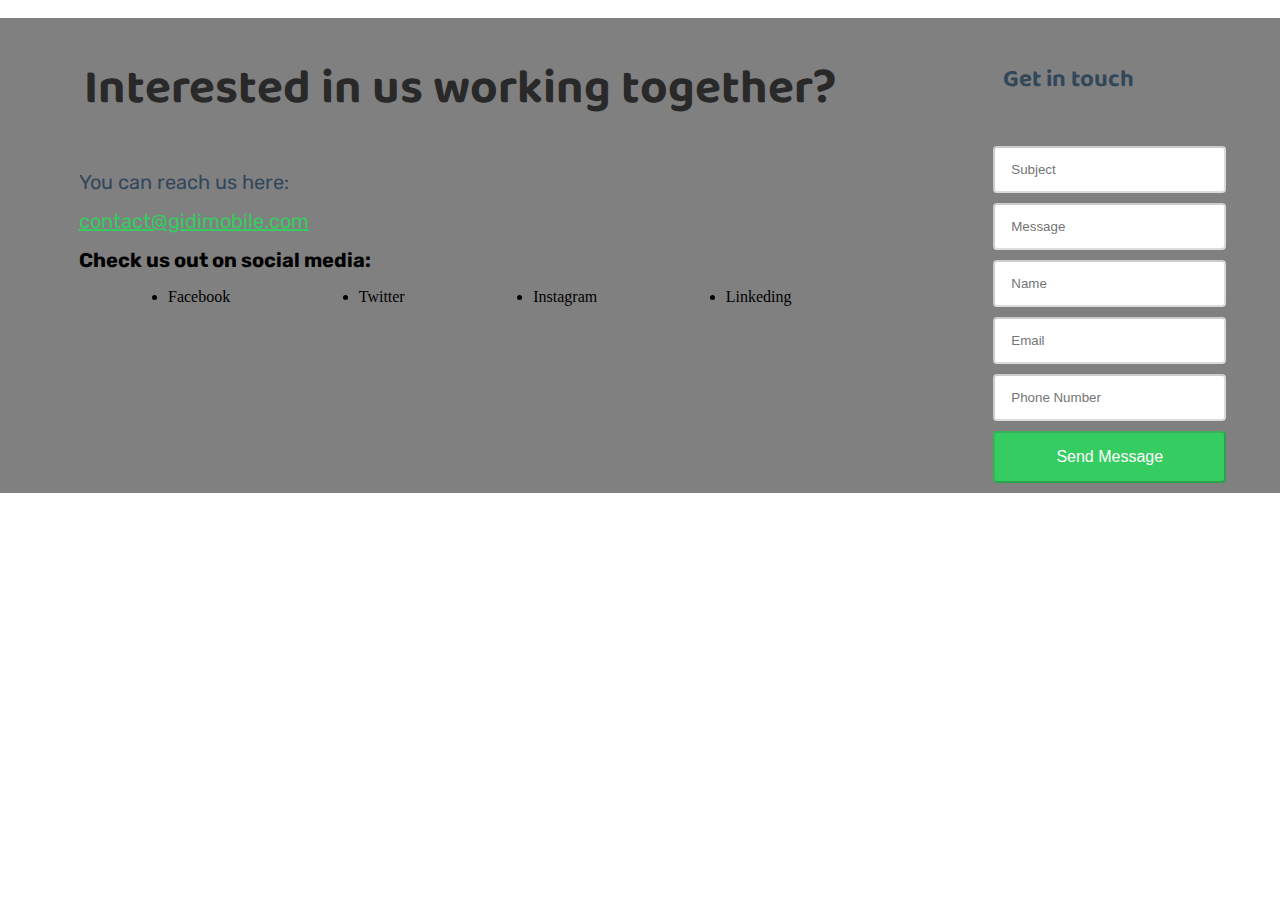
<file: contacto/Proyecto.html>
<!DOCTYPE html>
<html lang="en">
<head>
    <meta charset="UTF-8">
    <meta http-equiv="X-UA-Compatible" content="IE=edge">
    <meta name="viewport" content="width=device-width, initial-scale=1.0">
    <link rel="stylesheet" href="./Css/Styleproyect.css">
   
    <link rel="preconnect" href="https://fonts.googleapis.com">
    <link rel="preconnect" href="https://fonts.gstatic.com" crossorigin>
    <link href="https://fonts.googleapis.com/css2?family=Baloo+Bhaina+2:wght@700&display=swap" rel="stylesheet">
    <link rel="preconnect" href="https://fonts.googleapis.com">
    <link rel="preconnect" href="https://fonts.gstatic.com" crossorigin>
    <link href="https://fonts.googleapis.com/css2?family=Baloo+Bhaina+2:wght@700&family=Rubik&display=swap" rel="stylesheet">

    <title>Document</title>
</head>
<body>
     <main>
    <section>
        <h1>Interested in us working together?</h1>
        <p>You can reach us here:</p>
        <a href="#">contact@gidimobile.com</a>
        <h3>Check us out on social media:</h3>
        <ul class="rrss">
            <li >Facebook</li>
            <li >Twitter</li>
            <li >Instagram</li>
            <li >Linkeding</li>

        </ul>
    </section>
        

    <form>
    <h2>Get in touch</h2>
        <label for="Subject" > </label>
        <input type="text" id="Subject" placeholder="Subject">

        <label for="Message" > </label>
        <input type="text" id="Message" placeholder="Message">

        <label for="Name" > </label>
        <input type="text" id="Name" placeholder="Name">

        <label for="email" > </label>
        <input type="email" id="Email"placeholder="Email">

        <label for="Phone Number" ></label>
        <input type="tel" id="Phone Number" placeholder="Phone Number">

        <input type="submit" value="Send Message">
    </form>
</main>
</body>
</html>
</file>
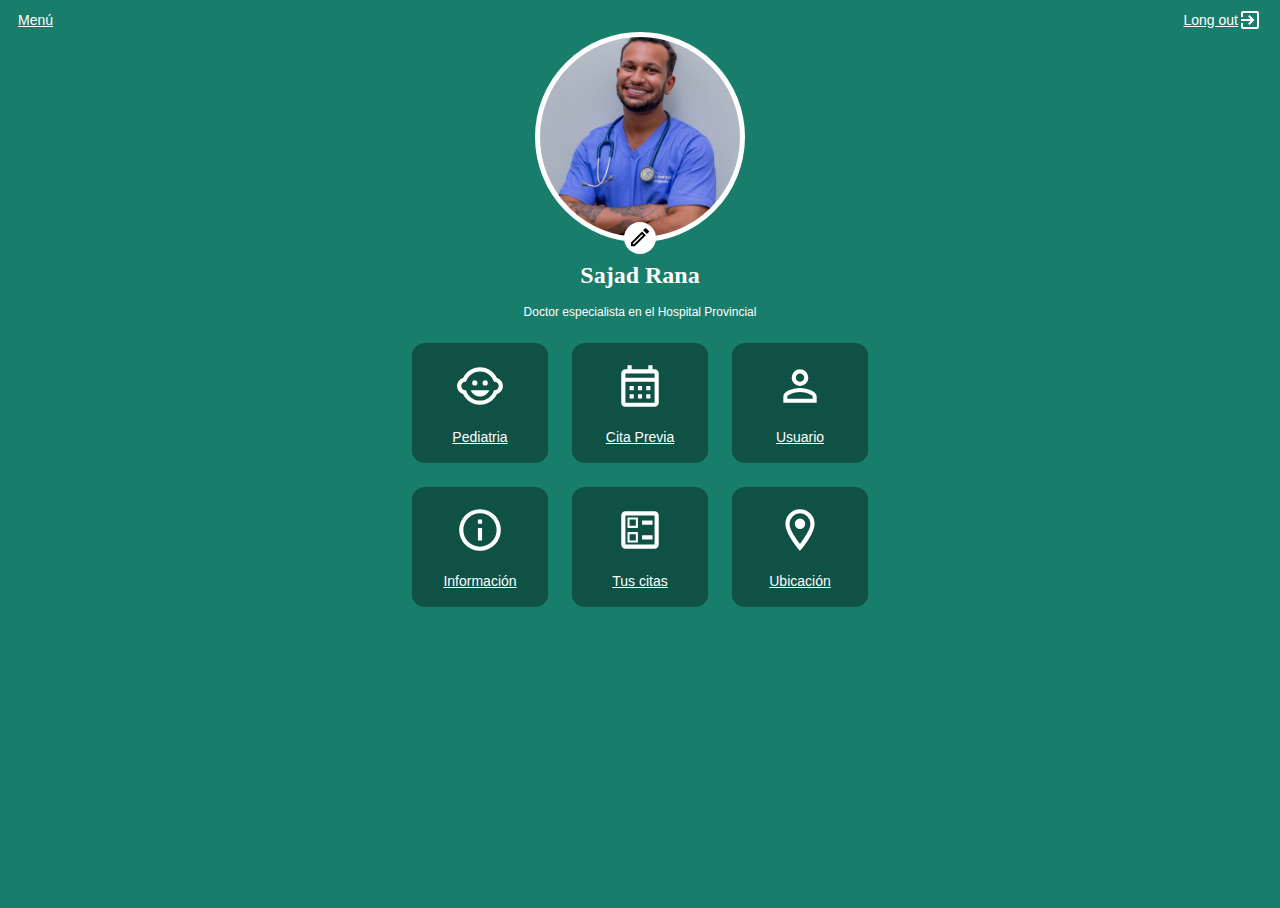
<file: figma/figma.html>
<!DOCTYPE html>
<html lang="en">
<head>
    <meta charset="UTF-8">
    <meta http-equiv="X-UA-Compatible" content="IE=edge">
    <meta name="viewport" content="width=device-width, initial-scale=1.0">
    <link rel="stylesheet" type="text/css" href="./css/style.css"> 
    <title>Document</title>
</head>




<body>
    <nav> 
        <a href="#" class="buttom">Menú</a>
        <a href="#" class="longout">
            <span>Long out</span>
            <svg style="width:24px;height:24px" viewBox="0 0 24 24">
            <path fill="currentColor" d="M19,3H5C3.89,3 3,3.89 3,5V9H5V5H19V19H5V15H3V19A2,2 0 0,0 5,21H19A2,2 0 0,0 21,19V5C21,3.89 20.1,3 19,3M10.08,15.58L11.5,17L16.5,12L11.5,7L10.08,8.41L12.67,11H3V13H12.67L10.08,15.58Z" />
            </svg>
        </a>
    
    </nav>
    
    <header class="header">
         <div class="avatar__container">
            <div class="avatar"></div>
            <div class="avatar__edit">
                <svg style="width:24px;height:24px" viewBox="0 0 24 24">
                    <path fill="currentColor" d="M14.06,9L15,9.94L5.92,19H5V18.08L14.06,9M17.66,3C17.41,3 17.15,3.1 16.96,3.29L15.13,5.12L18.88,8.87L20.71,7.04C21.1,6.65 21.1,6 20.71,5.63L18.37,3.29C18.17,3.09 17.92,3 17.66,3M14.06,6.19L3,17.25V21H6.75L17.81,9.94L14.06,6.19Z" />
                </svg>
        </div>
        </div>
        <h1>Sajad Rana</h1>
        <p>Doctor especialista en el Hospital Provincial</p>
    </header>

    <section class="card-link__container">
        <a href="#" class="card-link">
            <svg style="width:50px;height:50px" viewBox="0 0 24 24">
                <path fill="currentColor" d="M14.5,9.25A1.25,1.25 0 0,1 15.75,10.5A1.25,1.25 0 0,1 14.5,11.75A1.25,1.25 0 0,1 13.25,10.5A1.25,1.25 0 0,1 14.5,9.25M9.5,9.25A1.25,1.25 0 0,1 10.75,10.5A1.25,1.25 0 0,1 9.5,11.75A1.25,1.25 0 0,1 8.25,10.5A1.25,1.25 0 0,1 9.5,9.25M7.5,14H16.5C15.74,15.77 14,17 12,17C10,17 8.26,15.77 7.5,14M1,12C1,10.19 2.2,8.66 3.86,8.17C5.29,5.11 8.4,3 12,3C15.6,3 18.71,5.11 20.15,8.17C21.8,8.66 23,10.19 23,12C23,13.81 21.8,15.34 20.15,15.83C18.71,18.89 15.6,21 12,21C8.4,21 5.29,18.89 3.86,15.83C2.2,15.34 1,13.81 1,12M12,5C8.82,5 6.14,7.12 5.28,10H5A2,2 0 0,0 3,12A2,2 0 0,0 5,14H5.28C6.14,16.88 8.82,19 12,19C15.18,19 17.86,16.88 18.72,14H19A2,2 0 0,0 21,12A2,2 0 0,0 19,10H18.72C17.86,7.12 15.18,5 12,5Z" />
            </svg>
            <span>Pediatria</span>

        </a>
        <a href="#" class="card-link">
            <svg style="width:50px;height:50px" viewBox="0 0 24 24">
                <path fill="currentColor" d="M7,12H9V14H7V12M21,6V20A2,2 0 0,1 19,22H5C3.89,22 3,21.1 3,20V6A2,2 0 0,1 5,4H6V2H8V4H16V2H18V4H19A2,2 0 0,1 21,6M5,8H19V6H5V8M19,20V10H5V20H19M15,14V12H17V14H15M11,14V12H13V14H11M7,16H9V18H7V16M15,18V16H17V18H15M11,18V16H13V18H11Z" />
            </svg>
            <span> Cita Previa</span>
        </a>
        <a href="#" class="card-link">
            <svg style="width:50px;height:50px" viewBox="0 0 24 24">
                <path fill="currentColor" d="M12,4A4,4 0 0,1 16,8A4,4 0 0,1 12,12A4,4 0 0,1 8,8A4,4 0 0,1 12,4M12,6A2,2 0 0,0 10,8A2,2 0 0,0 12,10A2,2 0 0,0 14,8A2,2 0 0,0 12,6M12,13C14.67,13 20,14.33 20,17V20H4V17C4,14.33 9.33,13 12,13M12,14.9C9.03,14.9 5.9,16.36 5.9,17V18.1H18.1V17C18.1,16.36 14.97,14.9 12,14.9Z" />
            </svg>
            <span>Usuario</span>

        </a>
        <a href="#" class="card-link">
            <svg style="width:50px;height:50px" viewBox="0 0 24 24">
                <path fill="currentColor" d="M11,9H13V7H11M12,20C7.59,20 4,16.41 4,12C4,7.59 7.59,4 12,4C16.41,4 20,7.59 20,12C20,16.41 16.41,20 12,20M12,2A10,10 0 0,0 2,12A10,10 0 0,0 12,22A10,10 0 0,0 22,12A10,10 0 0,0 12,2M11,17H13V11H11V17Z" />
            </svg>
            <span>Información</span>

        </a>
        <a href="#" class="card-link">
            <svg style="width:50px;height:50px" viewBox="0 0 24 24">
                <path fill="currentColor" d="M13,7.5H18V9.5H13V7.5M13,14.5H18V16.5H13V14.5M19,3A2,2 0 0,1 21,5V19A2,2 0 0,1 19,21H5A2,2 0 0,1 3,19V5A2,2 0 0,1 5,3H19M19,19V5H5V19H19M11,6V11H6V6H11M10,10V7H7V10H10M11,13V18H6V13H11M10,17V14H7V17H10Z" />
                </svg>
            <span>Tus citas</span>

        </a>
        <a href="#" class="card-link">
            <svg style="width:50px;height:50px" viewBox="0 0 24 24">
                <path fill="currentColor" d="M12,6.5A2.5,2.5 0 0,1 14.5,9A2.5,2.5 0 0,1 12,11.5A2.5,2.5 0 0,1 9.5,9A2.5,2.5 0 0,1 12,6.5M12,2A7,7 0 0,1 19,9C19,14.25 12,22 12,22C12,22 5,14.25 5,9A7,7 0 0,1 12,2M12,4A5,5 0 0,0 7,9C7,10 7,12 12,18.71C17,12 17,10 17,9A5,5 0 0,0 12,4Z" />
            </svg>
            <span>Ubicación</span>

        </a>
            

    </section>
    
</body>
</html>
</file>
<file: AboutMe/css/style.css>
html {
  font-size: 100%;
}

body {
  background-color: #F2F2F2;
  height: 0%;
}

.container__header {
  display: -webkit-box;
  display: -ms-flexbox;
  display: flex;
  -webkit-box-pack: center;
      -ms-flex-pack: center;
          justify-content: center;
  overflow-x: hidden;
  max-width: 100%;
  position: relative;
  margin-bottom: 120px;
  margin-top: 20vh;
}

.hello {
  width: 1em;
  height: 1em;
  font-size: 3em;
  display: -webkit-box;
  display: -ms-flexbox;
  display: flex;
  color: #4B4B4B;
  -webkit-transition: rotate 1s;
  transition: rotate 1s;
  margin: 24px;
  -webkit-animation: greet 3s infinite;
          animation: greet 3s infinite;
}

@-webkit-keyframes greet {
  0% {
    -webkit-transform: rotate(-30deg);
            transform: rotate(-30deg);
  }
  50% {
    -webkit-transform: rotate(20deg);
            transform: rotate(20deg);
  }
  100% {
    -webkit-transform: rotate(-30deg);
            transform: rotate(-30deg);
  }
}

@keyframes greet {
  0% {
    -webkit-transform: rotate(-30deg);
            transform: rotate(-30deg);
  }
  50% {
    -webkit-transform: rotate(20deg);
            transform: rotate(20deg);
  }
  100% {
    -webkit-transform: rotate(-30deg);
            transform: rotate(-30deg);
  }
}
.front-page {
  position: relative;
  margin-bottom: 50px;
}
.front-page__container {
  display: -webkit-box;
  display: -ms-flexbox;
  display: flex;
  -webkit-box-pack: center;
      -ms-flex-pack: center;
          justify-content: center;
  -ms-flex-wrap: wrap;
      flex-wrap: wrap;
}
.front-page__container--imag {
  display: inline-block;
  position: relative;
  text-align: end;
  margin-bottom: 20px;
}
.front-page__container--imag::before {
  content: "";
  position: absolute;
  top: 40px;
  left: -100vw;
  right: 20px;
  bottom: -40px;
  background-color: #FFC700;
  z-index: -1;
}

@media (min-width: 480px) {
  .container__header {
    overflow-y: hidden;
    -webkit-box-pack: center;
        -ms-flex-pack: center;
            justify-content: center;
  }
}
@media (min-width: 800px) {
  .container__header {
    -webkit-box-pack: center;
        -ms-flex-pack: center;
            justify-content: center;
  }

  .hello {
    width: 1em;
    height: 1em;
    font-size: 4em;
  }
}
@media (min-width: 1024px) {
  .hello {
    width: 1em;
    height: 1em;
    font-size: 6em;
  }

  .container__header {
    margin-bottom: 200px;
    margin-top: 0px;
  }

  .front-page__container {
    -webkit-box-flex: 1;
        -ms-flex: 1;
            flex: 1;
    margin-bottom: 200px;
  }

  .front-page__container--imag {
    -webkit-box-flex: 2;
        -ms-flex: 2;
            flex: 2;
  }

  .text-aboutme {
    -webkit-box-flex: 2;
        -ms-flex: 2;
            flex: 2;
    margin-right: 100px;
  }

  .skills__container {
    height: 40vh;
  }

  .contact {
    height: 100vh;
  }
}
.text__header {
  margin-left: 36px;
}

.text__second-line {
  display: block;
}

h1 {
  font-size: 48px;
  font-family: "Poppins", sans-serif;
  color: #4B4B4B;
  font-weight: 700;
  margin-bottom: 0px;
}

h2 {
  font-size: 36px;
  font-family: "Poppins", sans-serif;
  color: #FFC700;
  font-weight: 400;
  margin-top: 0px;
}

.main-title {
  font-size: 48px;
  font-family: "Poppins", sans-serif;
  color: #4B4B4B;
  font-weight: 700;
  margin-bottom: 0px;
}
.main-title__smalltext {
  font-size: 36px;
  font-family: "Poppins", sans-serif;
  color: #FFC700;
  font-weight: 400;
  display: block;
}
.main-title--right {
  text-align: right;
}

.occupation {
  font-size: 12px;
  font-family: "Poppins", sans-serif;
  color: #FFC700;
  font-weight: 400;
  width: 70%;
  position: absolute;
  bottom: 0px;
}

h5 {
  font-size: 18px;
  font-family: "Poppins", sans-serif;
  color: #4B4B4B;
  font-weight: 700;
  margin-top: 24px;
  margin-bottom: 0px;
}

.modal__title {
  text-justify: center;
}

h6 {
  font-size: 14px;
  font-family: "Poppins", sans-serif;
  color: #4B4B4B;
  font-weight: 700;
}

a {
  font-size: 14px;
  font-family: "Poppins", sans-serif;
  color: #4B4B4B;
  font-weight: 700;
}
a :hover {
  color: #FFC700;
}

p {
  font-size: 12px;
  font-family: "Poppins", sans-serif;
  color: #4B4B4B;
  font-weight: 400;
  margin-left: 12px;
}

.text-aboutme {
  display: -webkit-box;
  display: -ms-flexbox;
  display: flex;
  -webkit-box-orient: vertical;
  -webkit-box-direction: normal;
      -ms-flex-direction: column;
          flex-direction: column;
  -webkit-box-align: center;
      -ms-flex-align: center;
          align-items: center;
  margin-left: 24px;
  padding-top: 24px;
}

@media (min-width: 480px) {
  h1 {
    font-size: 64px;
    font-family: "Poppins", sans-serif;
    color: #4B4B4B;
    font-weight: 700;
  }

  h2 {
    font-size: 48px;
    font-family: "Poppins", sans-serif;
    color: #FFC700;
    font-weight: 400;
  }

  .occupation {
    font-size: 18px;
    font-family: "Poppins", sans-serif;
    color: #FFC700;
    font-weight: 400;
    width: 60%;
  }

  .main-title {
    font-size: 64px;
    font-family: "Poppins", sans-serif;
    color: #4B4B4B;
    font-weight: 700;
  }
  .main-title__smalltext {
    font-size: 48px;
    font-family: "Poppins", sans-serif;
    color: #FFC700;
    font-weight: 400;
  }

  p {
    font-size: 18px;
    font-family: "Poppins", sans-serif;
    color: #4B4B4B;
    font-weight: 400;
  }

  .text-aboutme {
    margin: 24px;
    padding-top: 36px;
  }
}
@media (min-width: 800px) {
  h1 {
    font-size: 80px;
    font-family: "Poppins", sans-serif;
    color: #4B4B4B;
    font-weight: 700;
  }

  h2 {
    font-size: 64px;
    font-family: "Poppins", sans-serif;
    color: #FFC700;
    font-weight: 400;
  }

  .occupation {
    font-size: 18px;
    font-family: "Poppins", sans-serif;
    color: #FFC700;
    font-weight: 400;
    width: 60%;
  }

  .main-title {
    font-size: 80px;
    font-family: "Poppins", sans-serif;
    color: #4B4B4B;
    font-weight: 700;
  }
  .main-title__smalltext {
    font-size: 64px;
    font-family: "Poppins", sans-serif;
    color: #FFC700;
    font-weight: 400;
  }

  p {
    font-size: 14px;
    font-family: "Poppins", sans-serif;
    color: #4B4B4B;
    font-weight: 400;
  }

  .text-aboutme {
    position: relative;
    padding-top: 36px;
    width: 40vw;
  }
}
@media (min-width: 1024px) {
  h1 {
    font-size: 144px;
    font-family: "Poppins", sans-serif;
    color: #4B4B4B;
    font-weight: 700;
  }

  h2 {
    font-size: 96px;
    font-family: "Poppins", sans-serif;
    color: #FFC700;
    font-weight: 400;
  }

  .main-title {
    font-size: 96px;
    font-family: "Poppins", sans-serif;
    color: #4B4B4B;
    font-weight: 700;
  }
  .main-title__smalltext {
    font-size: 64px;
    font-family: "Poppins", sans-serif;
    color: #FFC700;
    font-weight: 400;
  }
  .main-title--right {
    text-align: right;
    margin-right: 144px;
  }

  .occupation {
    font-size: 24px;
    font-family: "Poppins", sans-serif;
    color: #FFC700;
    font-weight: 400;
    width: 100%;
  }

  h5 {
    font-size: 24px;
    font-family: "Poppins", sans-serif;
    color: #4B4B4B;
    font-weight: 700;
  }

  p {
    font-size: 18px;
    font-family: "Poppins", sans-serif;
    color: #4B4B4B;
    font-weight: 400;
  }

  .text-aboutme {
    -webkit-box-pack: end;
        -ms-flex-pack: end;
            justify-content: end;
    margin-right: 100px;
    padding-right: 48px;
  }
}
.contact {
  display: -webkit-box;
  display: -ms-flexbox;
  display: flex;
  -webkit-box-orient: vertical;
  -webkit-box-direction: normal;
      -ms-flex-direction: column;
          flex-direction: column;
  -webkit-box-pack: center;
      -ms-flex-pack: center;
          justify-content: center;
  -webkit-box-align: center;
      -ms-flex-align: center;
          align-items: center;
  position: relative;
}
.contact .icons {
  width: 1em;
  height: 1em;
  font-size: 2em;
}
.contact .icons__contact-small {
  display: -webkit-box;
  display: -ms-flexbox;
  display: flex;
  -webkit-box-pack: center;
      -ms-flex-pack: center;
          justify-content: center;
}
.contact .icons__contact {
  display: -webkit-box;
  display: -ms-flexbox;
  display: flex;
  -webkit-box-align: center;
      -ms-flex-align: center;
          align-items: center;
  color: #FFC700;
  padding: 12px;
}
.contact .message {
  height: 20vh;
}
.contact input {
  display: block;
  width: 60vw;
  padding: 12px;
  margin-bottom: 12px;
  background-color: #4B4B4B;
  border: none;
  font-family: "Poppins", sans-serif;
  color: #F2F2F2;
  outline: none;
}
.contact input :checked ~ p {
  color: #F2F2F2;
}
.contact input:focus {
  border: #FFC700 5px solid;
  background-color: white;
  color: #4B4B4B;
}
.contact [type=submit] {
  background-image: linear-gradient(150deg, #FFC700, #85e8eb);
  font-size: 14px;
  font-family: "Poppins", sans-serif;
  color: #4B4B4B;
  font-weight: 700;
  border: none;
  color: #4B4B4B;
  margin-bottom: 48px;
  width: 100%;
}
.contact [type=submit]:focus {
  border: none;
}

@media (min-width: 1024px) {
  .icons {
    width: 1em;
    height: 1em;
    font-size: 3em;
  }

  .icons__contact-container {
    display: -webkit-box;
    display: -ms-flexbox;
    display: flex;
    margin: 48px;
  }

  .input-small {
    display: -webkit-box;
    display: -ms-flexbox;
    display: flex;
    width: 10%;
  }

  [type=submit] {
    font-size: 24px;
    font-family: "Poppins", sans-serif;
    color: #4B4B4B;
    font-weight: 700;
    height: 60px;
  }
}
.image__header {
  height: 350px;
  position: relative;
  margin-top: 72px;
}

.imag__second {
  height: 226px;
}

@media (min-width: 480px) {
  .image__header {
    height: 550px;
  }

  .imag__second {
    height: 50vh;
  }
}
@media (min-width: 800px) {
  .image__header {
    height: 550px;
  }

  .imag__second {
    height: 50vh;
  }
}
@media (min-width: 1024px) {
  .image__header {
    height: 800px;
  }

  .imag__second {
    height: 600px;
  }
}
.skills {
  position: relative;
  display: -webkit-box;
  display: -ms-flexbox;
  display: flex;
  -webkit-box-orient: vertical;
  -webkit-box-direction: normal;
      -ms-flex-direction: column;
          flex-direction: column;
  -webkit-box-align: center;
      -ms-flex-align: center;
          align-items: center;
  width: 100%;
}
.skills__container {
  -webkit-box-orient: vertical;
  -webkit-box-direction: normal;
      -ms-flex-direction: column;
          flex-direction: column;
  margin-top: 50px;
}
.skills .open-modal {
  display: -webkit-box;
  display: -ms-flexbox;
  display: flex;
  -webkit-box-orient: vertical;
  -webkit-box-direction: normal;
      -ms-flex-direction: column;
          flex-direction: column;
  -webkit-box-pack: center;
      -ms-flex-pack: center;
          justify-content: center;
  -webkit-box-align: center;
      -ms-flex-align: center;
          align-items: center;
  background-color: white;
  color: #4B4B4B;
  width: 217px;
  height: 179px;
  margin: 20px;
  padding: 12px;
}
.skills .open-modal:hover, .skills .open-modal:hover h5 {
  background-color: #FFC700;
  color: white;
}

.icons__open-modal {
  width: 1em;
  height: 1em;
  font-size: 4em;
}

.icons__modal {
  width: 1em;
  height: 1em;
  font-size: 3em;
}

.open-modal__input {
  display: none;
}
.open-modal__input:checked + [aria=dialog] {
  display: block;
}

[aria=dialog] {
  display: none;
  position: fixed;
  top: 0;
  left: 0;
  bottom: 0;
  right: 0;
  background-color: rgba(79, 79, 79, 0.8);
  z-index: 2;
}

.modal {
  color: white;
  font-size: 25px;
  font-family: "Poppins", sans-serif;
  color: white;
  font-weight: 700;
  position: fixed;
  top: 10px;
  right: 20px;
  z-index: 2;
}
.modal__title {
  color: white;
  text-align: center;
}
.modal__container {
  display: -webkit-box;
  display: -ms-flexbox;
  display: flex;
  -webkit-box-orient: vertical;
  -webkit-box-direction: normal;
      -ms-flex-direction: column;
          flex-direction: column;
  -webkit-box-align: center;
      -ms-flex-align: center;
          align-items: center;
  position: fixed;
  top: 50%;
  left: 50%;
  -webkit-transform: translate(-50%, -50%);
          transform: translate(-50%, -50%);
  width: 70%;
  max-height: 50%;
  padding: 36px;
  background-color: #FFC700;
  color: white;
  overflow-y: auto;
  display: flex;
  flex-direction: column;
  align-items: center;
}

@media (min-width: 1024px) {
  .skills__container {
    display: -webkit-box;
    display: -ms-flexbox;
    display: flex;
    -webkit-box-orient: horizontal;
    -webkit-box-direction: normal;
        -ms-flex-direction: row;
            flex-direction: row;
    margin-top: 100px;
    margin-bottom: 100px;
  }

  .modal__container {
    -webkit-box-pack: center;
        -ms-flex-pack: center;
            justify-content: center;
    width: 800px;
    height: 500px;
  }

  .icons__open-modal {
    width: 1em;
    height: 1em;
    font-size: 4em;
  }

  .icons__modal {
    width: 1em;
    height: 1em;
    font-size: 5em;
  }
}
.color-bg-graylight {
  background-color: #F2F2F2;
}

.color-graylight {
  color: #F2F2F2;
}

.color-bg-graydark {
  background-color: #4B4B4B;
}

.color-graydark {
  color: #4B4B4B;
}

.color-bg-main {
  background-color: #FFC700;
}

.color-main {
  color: #FFC700;
}

.space-margin-unit {
  margin: 6px;
}

.space-margin-small {
  margin: 12px;
}

.space-margin-medium {
  margin: 24px;
}

.space-margin-big {
  margin: 36px;
}

.space-margin-verybig {
  margin: 48px;
}
</file>
<file: selectores/css/style.css>
body{
    background-color: khaki;
    font-family: 'roboto', sans-serif;
}
head{
    font-family:'roboto', sans-serif, bold ;
}
p{
    padding: 10px;
    margin: 20px;
}
/* Link*/
a{
    color:lightcoral;
}
.pagweb{
    color:lightgreen
}

a:visited{
    color: purple;

}
a:visited.pagweb{
    color:red
}
a:hover{
    color:hotpink
}
a:hover.pagweb{
    color:hotpink
}
a:focus{
    border: 1px dotted grey ;
}   

div{
    padding: 10px;
    margin: 20px;
    font-family: 'roboto', sans-serif;
}
/* Input*/

input[type="text"]:focus{
  box-shadow: 0 0 5px 5px darkmagenta ;
  
}
input:focus{
    box-shadow: 0 0 5px 5px black;
}
input:checked ~ p{
    color:brown;
}

/* gerarquias*/

p {
    color:red
}
span{
    color: green;
}
p span {
    color:indigo
}
.color{
    color:white
}
span.color{
    color:blue
}
p span.color{
    color:turquoise
}
.parrafo .color{
    color:pink
}
p.parrafo span.color{
    color:saddlebrown
}
#a{
    color:slateblue
}
span#a{
 color:springgreen
}
.parrafo span#a{
    color:violet
}
</file>
<file: contacto/Css/Styleproyect.css>
*,* :before, *:after{
    box-sizing: border-box;
}
body{
    padding:  40px;
    margin: 40px;
    flex-direction: column;
    display: inline;
  
    
}
main{
    background-color: grey;
    
}


h1,h2{
    font-family:'Baloo Bhaina 2', cursive;
    color:#292929;
    padding: 20px;
    
}

h3,p{
    font-family:'Rubik', sans-serif; 
    margin: 15px;
}

h1{
    font-size:48px; 
    line-height: 48px;   
}

h2{
    font-size: 24px;
    color: #33475B;
}

h3{
    font-size:20px;
}

p{
    color: #33475B;
    font-size:20px;
    
    
}

a{
    color:#35CC61;
    font-size: 20px;
    font-family: 'Rubik', sans-serif;
    margin:15px ;
}


.rrss{
    display: flex;
    justify-content: space-around;
    align-items: center;
    
    
    
}

@media all and (min-width: 600px) {
    main{
        display:flex;
        width: 100%;
        justify-content: space-around;
    }
}
/*
@media all and (min-width: 1024px){
    main{
        display: flex;
        width:50%;
        justify-items: center;
        
    }
}*/





input {
    padding:6px 16px;
    background-color: #FFFFFF;
    width: 100%;
    min-height: 47px;
    border-color: #4E4D4D33;
    margin: 10px;
    display: flex;
    border-radius: 4px;

}

    
input[type="submit"]{
    background-color: #35CC61;
    font-size: 16px;
    font-family: 'Rubik', ;
    padding:15px 30px;
    color:#FFFFFF;
}
</file>
<file: figma/css/style.css>
html{
    font-size:100%
}
body,html{
    height:100%
}
body{
    background-color:#187D6B
}
nav{
    -webkit-box-pack:justify;
    -ms-flex-pack:justify;
    justify-content:space-between;
    display:-webkit-box;display:
    -ms-flexbox;display:flex;
    -webkit-box-align:center;
    -ms-flex-align:center;
    align-items:center;
    margin-right:10px;
    margin-left:10px}
    
    
.longout{
    display:-webkit-box;
    display:-ms-flexbox;
    display:flex;
    color:white;
    position:relative;
    -webkit-box-pack:right;
    -ms-flex-pack:right;
    justify-content:right;
    -webkit-box-align:center;
    -ms-flex-align:center;
    align-items:center
}
.longout:hover{
    color:#D7A034
}
.button{
    display:-webkit-box;
    display:-ms-flexbox;
    display:flex;
    color:white;
    position:relative;
    -webkit-box-pack:left;
    -ms-flex-pack:left;
    justify-content:left
}
.button:hover{
    color:#D7A034
}
.align-center{
    text-align:center
}
h1{
    font-size:24px;
    font-family:"Segoe UI";
    color:white;
    text-align:center
}
p{
    font-size:12px;
    font-family:"Arial";
    color:white;
    text-align:center
}
a{
    font-size:14px;
    font-family:"Arial";
    color:white;
    text-align:center
}
.avatar{
    display:inline-block;
    width:200px;
    height:200px;
    border:solid 5px white;
    border-radius:50%;
    background-image:url("../img/bruno-rodrigues-279xIHymPYY-unsplash.jpg");
    background-size:cover;
    background-repeat:no-repeat;
    background-position:center
}
.avatar:hover+.avatar__edit{-webkit-transform:scale(1.1) rotate(10deg);
    transform:scale(1.1) rotate(10deg);
    -webkit-box-shadow:-2px -2px 5px 5px rgba(0,0,0,0.5);
    box-shadow:-2px -2px 5px 5px rgba(0,0,0,0.5)
}
.avatar__edit{
    position:absolute;
    bottom:-0.5em;
    left:50%;
    -webkit-transform:translateX(-50%);
    transform:translateX(-50%);
    background-color:white;
    display:inline-block;
    width:2em;
    height:2em;
    line-height:2.3em;
    border-radius:50%;
    text-align:center;
    -webkit-transition:all 0.2s ease-in;
    transition:all 0.2s ease-in
}
.avatar__edit svg{
    width:1em;
    height:1em;
    padding-top:0.2em
}
.avatar__container{
    position:relative;
    text-align:center
}
.card-link{
    display:inline-block;
    padding:18px;
    margin:12px;
    background-color:#0F5145;
    color:white;
    border-radius:10%;
    text-align:center;
    width:100px
}
.card-link:visited{
    color:white
}
.card-link:hover{
    color:#D7A034
}
.card-link__container{
    display:-webkit-box;
    display:-ms-flexbox;
    display:flex;
    margin-left:auto;
    margin-right:auto;
    max-width:680px;
    width:100%;
    -ms-flex-wrap:wrap;
    flex-wrap:wrap;
    -webkit-box-pack:center;
    -ms-flex-pack:center;
    justify-content:center;
    max-width:500px;
    margin-left:auto;
    margin-right:auto
}
.card-link svg{
    display:block;
    margin-left:auto;
    margin-right:auto;
    margin-bottom:18px
}
.align-center{
    text-align:center
}
</file>
